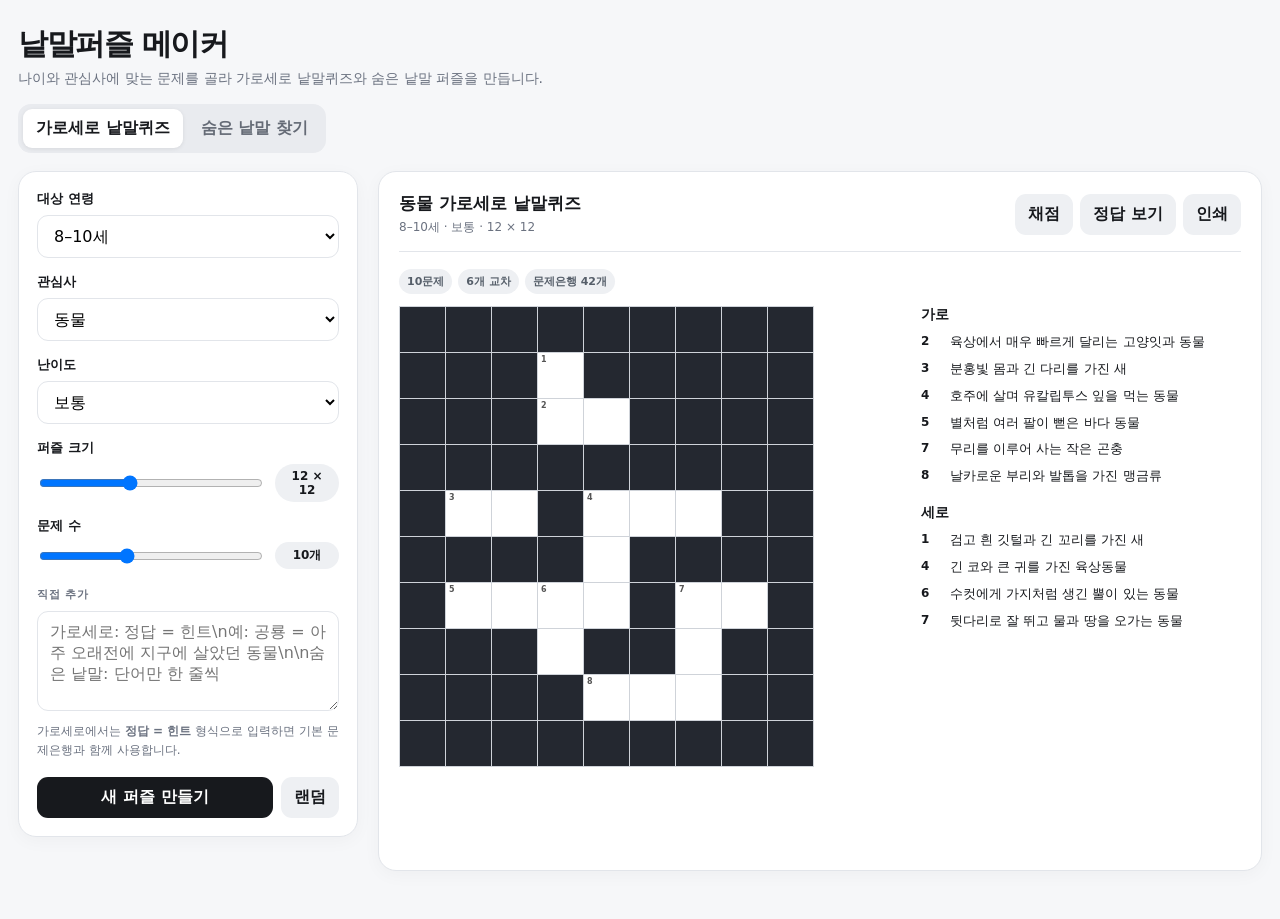
<file: index.html>
<!doctype html>
<html lang="ko">
<head>
<meta charset="utf-8">
<meta name="viewport" content="width=device-width,initial-scale=1">
<title>낱말퍼즐 메이커</title>
<style>
:root{--bg:#f6f7f9;--card:#fff;--text:#17191d;--muted:#6b7280;--line:#e2e5ea;--soft:#eef0f3;--dark:#17191d;--ok:#e6f6e9;--bad:#fff0f0;--reveal:#e9f2ff;--block:#242830}
*{box-sizing:border-box}body{margin:0;background:var(--bg);color:var(--text);font-family:ui-sans-serif,system-ui,-apple-system,"Apple SD Gothic Neo","Noto Sans KR",sans-serif}button,input,select,textarea{font:inherit}
.wrap{max-width:1320px;margin:0 auto;padding:24px 18px 48px}.top{margin-bottom:16px}h1{margin:0 0 5px;font-size:30px;letter-spacing:-.045em}.sub{color:var(--muted);font-size:14px}.tabs{display:flex;width:max-content;max-width:100%;gap:5px;padding:5px;background:#e9ebef;border-radius:13px;margin-bottom:18px}.tab{border:0;background:transparent;color:#656b76;border-radius:9px;padding:9px 13px;font-weight:800;cursor:pointer}.tab.active{background:white;color:var(--text);box-shadow:0 1px 4px rgba(0,0,0,.08)}
.layout{display:grid;grid-template-columns:340px minmax(0,1fr);gap:20px;align-items:start}.card{background:var(--card);border:1px solid var(--line);border-radius:18px;box-shadow:0 4px 18px rgba(0,0,0,.035)}.settings{padding:18px;position:sticky;top:14px}.field{margin-bottom:15px}.field>label{display:block;font-size:13px;font-weight:800;margin-bottom:7px}select,textarea{width:100%;border:1px solid var(--line);border-radius:11px;background:#fff;padding:10px 12px;outline:none}textarea{min-height:100px;resize:vertical}select:focus,textarea:focus{border-color:#969daa;box-shadow:0 0 0 3px rgba(17,24,39,.06)}.rangeRow{display:flex;align-items:center;gap:10px}input[type=range]{width:100%}.badge{min-width:64px;text-align:center;border-radius:999px;background:var(--soft);padding:5px 8px;font-size:12px;font-weight:800}.sectionTitle{margin:18px 0 9px;color:var(--muted);font-size:11px;font-weight:850;letter-spacing:.07em;text-transform:uppercase}.checks{display:grid;grid-template-columns:1fr 1fr;gap:8px}.check{display:flex;align-items:center;gap:7px;border:1px solid var(--line);border-radius:10px;padding:9px 10px;font-size:13px}.helper{font-size:12px;color:var(--muted);line-height:1.55;margin-top:7px}.actions{display:flex;gap:8px;margin-top:18px}.btn{border:0;border-radius:11px;padding:10px 13px;font-weight:800;cursor:pointer}.primary{flex:1;background:var(--dark);color:#fff}.ghost{background:var(--soft);color:var(--text)}.error{display:none;margin-top:12px;border-radius:10px;padding:10px 12px;background:var(--bad);color:#981b1b;font-size:12px}
.main{padding:20px;min-height:700px}.bar{display:flex;align-items:center;justify-content:space-between;gap:12px;border-bottom:1px solid var(--line);padding-bottom:15px;margin-bottom:17px}.barTitle{font-size:17px;font-weight:850}.meta{font-size:12px;color:var(--muted);margin-top:4px}.btns{display:flex;gap:7px;flex-wrap:wrap}.empty{height:520px;display:grid;place-items:center;text-align:center;color:var(--muted)}.empty strong{display:block;color:var(--text);font-size:18px;margin-bottom:7px}.notice{padding:9px 11px;margin-bottom:14px;border-radius:10px;background:#f5f6f8;color:#5d6470;font-size:12px}
.crossLayout{display:grid;grid-template-columns:minmax(0,1fr) 320px;gap:24px;align-items:start}.gridScroll{overflow:auto;padding-bottom:8px}.crossGrid{display:grid;gap:1px;width:max-content;background:#cfd3d9;border:1px solid #cfd3d9}.crossCell{position:relative;width:clamp(31px,4vw,45px);height:clamp(31px,4vw,45px);background:#fff}.crossCell.block{background:var(--block)}.crossCell .num{position:absolute;left:3px;top:2px;font-size:8px;font-weight:900;color:#555;z-index:2}.crossCell input{width:100%;height:100%;border:0;background:transparent;text-align:center;padding:6px 1px 1px;outline:none;font-size:clamp(16px,2.2vw,22px);font-weight:850}.crossCell input:focus{box-shadow:inset 0 0 0 2px #7e8794}.crossCell.correct{background:var(--ok)}.crossCell.wrong{background:var(--bad)}.crossCell.reveal{background:var(--reveal)}.clueSection+.clueSection{margin-top:18px}.clueSection h3{margin:0 0 9px;font-size:14px}.clueList{display:grid;gap:8px}.clue{display:grid;grid-template-columns:24px 1fr;gap:5px;font-size:13px;line-height:1.45}.clue b{font-size:12px}.clue small{color:var(--muted)}.status{font-size:12px;font-weight:800;margin-top:9px}.status.ok{color:#177245}.status.bad{color:#a11}.stats{display:flex;gap:6px;flex-wrap:wrap;margin-bottom:12px}.stat{font-size:11px;font-weight:800;padding:5px 8px;border-radius:999px;background:var(--soft);color:#555e69}
.wsLayout{display:grid;grid-template-columns:minmax(0,1fr) 260px;gap:22px;align-items:start}.wsGrid{display:grid;gap:3px;justify-content:start;touch-action:none;user-select:none}.wsCell{display:flex;align-items:center;justify-content:center;aspect-ratio:1/1;min-width:27px;border:1px solid #d9dde3;border-radius:5px;background:#fff;font-weight:800;cursor:pointer;transition:background .08s,border-color .08s,transform .08s}.wsCell.preview{background:#fff2b8;border-color:#d8b84b;transform:scale(.98)}.wsCell.found{background:#dff3e3;border-color:#8fc99a}.wsCell.answer{background:#dcecff;border-color:#91b8e8}.words{display:flex;flex-wrap:wrap;gap:7px}.word{padding:6px 9px;border-radius:999px;background:var(--soft);font-size:12px;font-weight:800;transition:opacity .12s,background .12s}.word.found{background:#dff3e3;text-decoration:line-through;color:#3a6b44}.wsStatus{font-size:12px;font-weight:800;margin-top:10px}.wsStatus.done{color:#177245}.hidden{display:none!important}
@media(max-width:940px){.layout{grid-template-columns:1fr}.settings{position:static}.crossLayout,.wsLayout{grid-template-columns:1fr}.clues,.wordSide{border-top:1px solid var(--line);padding-top:18px}.main{min-height:600px}}
@media(max-width:540px){.wrap{padding:16px 10px 34px}.settings,.main{padding:14px}.bar{align-items:flex-start;flex-direction:column}.tabs{width:100%}.tab{flex:1;padding:9px 7px}.crossCell{width:31px;height:31px}.crossCell input{font-size:16px}.checks{grid-template-columns:1fr}}
@media print{body{background:#fff}.wrap{max-width:none;padding:0}.settings,.tabs,.top .sub,.bar .btns,.notice,.status,.stats,.wsStatus{display:none!important}.layout{display:block}.card{border:0;box-shadow:none}.main{padding:0}.bar{margin-bottom:14px}.crossLayout{grid-template-columns:1fr 300px}.crossCell{width:31px;height:31px}.crossCell input{font-size:17px}.crossCell.block{background:#222!important;-webkit-print-color-adjust:exact;print-color-adjust:exact}.wsLayout{grid-template-columns:1fr 220px}.wsCell{border-color:#999;border-radius:0}}
</style>
</head>
<body>
<div class="wrap">
  <div class="top"><h1>낱말퍼즐 메이커</h1><div class="sub">나이와 관심사에 맞는 문제를 골라 가로세로 낱말퀴즈와 숨은 낱말 퍼즐을 만듭니다.</div></div>
  <div class="tabs"><button class="tab active" data-mode="crossword">가로세로 낱말퀴즈</button><button class="tab" data-mode="wordsearch">숨은 낱말 찾기</button></div>
  <div class="layout">
    <aside class="card settings">
      <div class="field"><label for="age">대상 연령</label><select id="age"><option value="5-7">5–7세</option><option value="8-10" selected>8–10세</option><option value="11-13">11–13세</option><option value="14-17">14–17세</option><option value="adult">성인</option></select></div>
      <div class="field"><label for="theme">관심사</label><select id="theme"><option value="animals" selected>동물</option><option value="food">음식</option><option value="nature">자연</option><option value="space">우주</option><option value="sports">스포츠</option><option value="tech">과학·기술</option><option value="mixed">여러 주제 섞기</option></select></div>
      <div class="field"><label for="difficulty">난이도</label><select id="difficulty"><option value="easy">쉬움</option><option value="normal" selected>보통</option><option value="hard">어려움</option></select></div>
      <div class="field"><label for="size">퍼즐 크기</label><div class="rangeRow"><input id="size" type="range" min="8" max="18" value="12"><span id="sizeBadge" class="badge">12 × 12</span></div></div>
      <div class="field"><label for="wordCount">문제 수</label><div class="rangeRow"><input id="wordCount" type="range" min="5" max="18" value="10"><span id="countBadge" class="badge">10개</span></div></div>
      <div id="wsOptions" class="hidden"><div class="sectionTitle">숨은 낱말 배치</div><div class="checks"><label class="check"><input id="diagonal" type="checkbox" checked> 대각선</label><label class="check"><input id="reverse" type="checkbox"> 거꾸로</label></div></div>
      <div class="sectionTitle">직접 추가</div>
      <div class="field"><textarea id="custom" placeholder="가로세로: 정답 = 힌트\n예: 공룡 = 아주 오래전에 지구에 살았던 동물\n\n숨은 낱말: 단어만 한 줄씩"></textarea><div id="customHint" class="helper">가로세로에서는 <b>정답 = 힌트</b> 형식으로 입력하면 기본 문제은행과 함께 사용합니다.</div></div>
      <div class="actions"><button id="generate" class="btn primary">새 퍼즐 만들기</button><button id="randomize" class="btn ghost">랜덤</button></div><div id="error" class="error"></div>
    </aside>
    <main class="card main">
      <div class="bar"><div><div id="title" class="barTitle">동물 가로세로 낱말퀴즈</div><div id="meta" class="meta"></div></div><div class="btns"><button id="check" class="btn ghost">채점</button><button id="answer" class="btn ghost">정답 보기</button><button id="print" class="btn ghost">인쇄</button></div></div>
      <div id="content" class="empty"><div><strong>퍼즐을 만들고 있습니다.</strong></div></div>
    </main>
  </div>
</div>
<script>
const BANK={
animals:[["고양이","야옹 하고 울며 수염이 있는 대표적인 반려동물",1],["강아지","멍멍 하고 짖는 대표적인 반려동물",1],["토끼","긴 귀와 짧은 꼬리가 특징인 동물",1],["사자","수컷의 갈기가 유명한 큰 고양잇과 동물",1],["호랑이","몸에 검은 줄무늬가 있는 큰 고양잇과 동물",1],["코끼리","긴 코와 큰 귀를 가진 육상동물",1],["기린","목이 아주 긴 초식동물",1],["판다","대나무를 즐겨 먹는 흑백 무늬 동물",1],["여우","뾰족한 귀와 풍성한 꼬리가 특징인 동물",1],["사슴","수컷에게 가지처럼 생긴 뿔이 있는 동물",1],["하마","강이나 호수에서 많은 시간을 보내는 큰 동물",2],["얼룩말","검고 흰 줄무늬가 있는 말과 동물",1],["펭귄","날지는 못하지만 헤엄을 잘 치는 새",1],["돌고래","초음파를 이용해 주변을 파악하는 해양 포유류",2],["고래","바다에 사는 매우 큰 포유류",1],["부엉이","큰 눈을 가지고 주로 밤에 활동하는 새",2],["독수리","날카로운 부리와 발톱을 가진 맹금류",2],["다람쥐","도토리 같은 열매를 먹고 나무를 잘 타는 동물",1],["치타","육상에서 매우 빠르게 달리는 고양잇과 동물",2],["코알라","호주에 살며 유칼립투스 잎을 먹는 동물",2],["캥거루","배에 새끼주머니가 있고 뒷다리로 뛰는 동물",2],["두더지","땅속에 굴을 파고 사는 작은 포유류",2],["도마뱀","비늘이 있고 네 다리로 기어 다니는 파충류",2],["해파리","젤리처럼 부드러운 몸으로 바다를 떠다니는 동물",2],["불가사리","별처럼 여러 팔이 뻗은 바다 동물",2],["문어","여덟 개의 팔을 가진 바다 동물",1],["오징어","열 개의 다리를 가진 연체동물",2],["거북이","단단한 등딱지를 가진 파충류",1],["악어","긴 주둥이와 강한 턱을 가진 물가의 파충류",2],["개구리","뒷다리로 잘 뛰고 물과 땅을 오가는 동물",1],["나비","날개에 다양한 무늬가 있는 곤충",1],["잠자리","길쭉한 몸과 투명한 날개를 가진 곤충",1],["무당벌레","등에 검은 점이 있는 작은 딱정벌레",2],["개미","무리를 이루어 사는 작은 곤충",1],["꿀벌","꽃에서 꿀과 꽃가루를 모으는 곤충",1],["참새","도시에서도 흔히 볼 수 있는 작은 새",1],["비둘기","도시 광장에서 자주 볼 수 있는 새",1],["까치","검고 흰 깃털과 긴 꼬리를 가진 새",1],["공작","수컷의 화려한 꼬리깃이 유명한 새",2],["홍학","분홍빛 몸과 긴 다리를 가진 새",2],["낙타","등에 혹이 있고 건조한 지역에 적응한 동물",2],["북극곰","북극 지역에 사는 흰 털의 큰 곰",2],["바다표범","지느러미 모양의 팔다리로 헤엄치는 해양 포유류",3],["침팬지","사람과 가까운 유인원 가운데 하나",3],["오랑우탄","긴 팔과 붉은빛 털이 특징인 유인원",3],["양서류","생활사의 일부를 물에서 보내는 척추동물 무리",4],["파충류","비늘로 덮인 피부를 가진 척추동물 무리",4],["포유류","새끼에게 젖을 먹이는 척추동물 무리",4],["초식동물","주로 식물을 먹는 동물",3],["육식동물","주로 다른 동물을 먹는 동물",3],["먹이사슬","생물이 먹고 먹히며 이어지는 관계",4],["생태계","생물과 주변 환경이 서로 영향을 주고받는 체계",4]],
food:[["김밥","김 위에 밥과 여러 재료를 올려 말아 만든 음식",1],["떡볶이","떡을 매콤달콤한 양념에 볶아 만든 음식",1],["라면","면과 수프를 물에 끓여 먹는 간편한 음식",1],["비빔밥","밥에 나물과 고추장 등을 넣어 비벼 먹는 음식",2],["불고기","얇게 썬 고기를 양념해 구워 먹는 한국 음식",2],["잡채","당면과 채소 등을 함께 볶아 만드는 음식",2],["만두","얇은 피 안에 고기나 채소 소를 넣어 빚은 음식",1],["김치","배추나 무를 양념해 발효시킨 한국의 대표 음식",1],["피자","납작한 반죽 위에 치즈와 토핑을 올려 굽는 음식",1],["파스타","밀가루로 만든 면을 소스와 함께 먹는 음식",2],["햄버거","둥근 빵 사이에 패티와 채소를 넣은 음식",1],["초밥","식초로 간한 밥에 생선 등을 올린 음식",2],["우동","굵은 밀가루 면을 국물에 넣어 먹는 음식",1],["카레","향신료를 섞은 소스를 밥이나 빵과 먹는 음식",1],["수박","겉은 초록색이고 속은 붉은 여름 과일",1],["딸기","작고 붉으며 겉에 씨가 보이는 과일",1],["포도","작은 알이 송이로 달리는 과일",1],["사과","둥글고 아삭한 식감이 나는 대표적인 과일",1],["복숭아","표면에 잔털이 있고 달콤한 여름 과일",1],["바나나","노란 껍질을 벗겨 먹는 길쭉한 과일",1],["오렌지","주황색 껍질과 새콤달콤한 과육을 가진 과일",1],["레몬","노랗고 신맛이 강한 감귤류 과일",1],["참외","노란 껍질에 흰 줄이 있는 여름 과일",1],["귤","겨울철에 많이 먹는 작은 감귤류 과일",1],["토마토","붉게 익고 샐러드나 요리에 널리 쓰이는 열매",1],["감자","땅속줄기를 먹는 대표적인 작물",1],["고구마","달콤한 맛이 나는 뿌리 작물",1],["당근","주황색 뿌리를 먹는 채소",1],["양파","겹겹이 싸인 둥근 비늘줄기를 먹는 채소",1],["배추","김치를 담글 때 많이 쓰는 잎채소",1],["시금치","초록 잎을 먹는 대표적인 채소",1],["브로콜리","초록색 꽃봉오리 부분을 먹는 채소",2],["치즈","우유를 응고하고 숙성해 만드는 식품",2],["요거트","우유를 유산균으로 발효해 만든 식품",2],["두부","콩물을 굳혀 만든 부드러운 식품",1],["된장","콩을 발효해 만든 한국의 장류",2],["간장","콩 등을 발효해 만든 짠 액체 양념",2],["식초","신맛이 나며 산미를 더하는 발효 조미료",2],["올리브유","올리브 열매에서 얻는 식용 기름",2],["단백질","근육과 조직을 만드는 데 중요한 영양소",3],["지방","에너지를 저장하고 세포 구성에 쓰이는 영양소",3],["비타민","몸의 여러 기능을 돕는 필수 미량 영양소",3],["탄수화물","몸이 주로 에너지원으로 사용하는 영양소",3],["발효","미생물의 작용으로 식품 성분이 바뀌는 과정",4],["숙성","시간을 두어 음식의 맛과 향이 깊어지게 하는 과정",4]],
nature:[["나무","줄기와 가지가 있고 여러 해 자라는 식물",1],["꽃","식물의 번식 기관으로 여러 색과 향을 가진 부분",1],["바람","공기가 이동하는 현상",1],["구름","작은 물방울이나 얼음 알갱이가 공중에 모인 것",1],["햇빛","태양에서 지구로 오는 빛",1],["바다","지구 표면의 큰 부분을 덮고 있는 짠물",1],["강물","육지를 따라 낮은 곳으로 흐르는 물",1],["호수","육지로 둘러싸인 큰 물웅덩이",1],["폭포","높은 곳에서 아래로 떨어지는 물줄기",1],["산맥","여러 산이 길게 이어져 있는 지형",2],["계곡","산과 산 사이 낮고 길게 파인 지형",2],["숲","나무가 빽빽하게 모여 자라는 곳",1],["들판","넓고 평평하게 트인 땅",1],["무지개","빛이 물방울에서 굴절과 반사를 거쳐 보이는 여러 색의 띠",2],["번개","구름 속 전하가 방전되며 강한 빛이 나는 현상",2],["천둥","번개로 공기가 급격히 팽창하며 나는 큰 소리",2],["소나기","갑자기 세게 내렸다가 비교적 빨리 그치는 비",1],["눈송이","하늘에서 떨어지는 눈 결정이 뭉친 것",1],["모래","아주 작은 암석 알갱이",1],["파도","바다 표면에서 물이 출렁이며 움직이는 현상",1],["섬","사방이 물로 둘러싸인 육지",1],["화산","지하의 마그마가 지표 밖으로 나오는 지형",2],["빙하","오랜 시간 쌓인 눈이 압축되어 만들어진 거대한 얼음",3],["사막","비가 매우 적게 내려 건조한 지역",2],["습지","물이 늘 있거나 자주 차는 땅",3],["해변","바다와 육지가 맞닿은 곳",1],["단풍","가을에 잎의 색이 붉거나 노랗게 변하는 현상",1],["민들레","노란 꽃이 피고 씨앗이 솜털처럼 날리는 식물",1],["진달래","봄에 분홍빛 꽃이 피는 대표적인 산꽃",2],["소나무","사계절 푸른 바늘 모양 잎을 가진 나무",1],["은행나무","가을에 부채 모양 잎이 노랗게 물드는 나무",2],["대나무","속이 비고 마디가 뚜렷하며 빠르게 자라는 식물",2],["이슬","공기 중 수증기가 차가운 표면에 맺힌 작은 물방울",2],["서리","수증기가 차가운 물체에 얼어붙어 생긴 흰 결정",3],["안개","지면 가까이에 작은 물방울이 떠 있는 현상",2],["태풍","열대 바다에서 발달하는 강한 저기압",3],["장마","여름철 여러 날 비가 이어지는 시기",2],["기후","한 지역에서 오랜 기간 나타나는 평균적인 날씨 특성",3],["날씨","특정 시각과 장소에서 나타나는 대기의 상태",2],["증발","액체가 기체로 변하는 현상",3],["응결","기체 상태의 수증기가 액체 물방울로 변하는 현상",3],["광합성","식물이 빛 에너지를 이용해 양분을 만드는 과정",4],["침식","물이나 바람이 지표를 깎아 내는 현상",4],["퇴적","운반된 흙이나 모래가 쌓이는 현상",4],["생태계","생물과 비생물 환경이 서로 관계를 맺는 체계",4]],
space:[["태양","지구에 빛과 열을 주는 별",1],["달","지구 주위를 도는 자연위성",1],["지구","우리가 살고 있는 행성",1],["화성","붉게 보여 붉은 행성이라고도 불리는 행성",2],["목성","태양계에서 가장 큰 행성",2],["토성","뚜렷한 고리로 유명한 행성",1],["금성","지구와 크기가 비슷하고 매우 뜨거운 행성",2],["수성","태양에서 가장 가까운 행성",2],["천왕성","자전축이 크게 기울어진 태양계 행성",3],["해왕성","태양계 행성 중 태양에서 가장 멀리 있는 행성",3],["은하","수많은 별과 가스와 먼지가 중력으로 모인 거대한 집단",3],["은하수","지구에서 띠처럼 보이는 우리 은하의 모습",2],["별자리","밤하늘의 별을 이어 특정 모양으로 본 것",1],["혜성","태양에 가까워지면 긴 꼬리가 보이기도 하는 천체",2],["운석","우주에서 날아와 지표에 떨어진 암석 조각",2],["유성","대기권에 들어온 작은 천체가 빛을 내며 타는 현상",2],["소행성","태양 주위를 도는 비교적 작은 암석질 천체",3],["우주선","우주 공간을 비행하도록 만든 탈것",1],["위성","행성 등 다른 천체 주위를 도는 천체",2],["인공위성","사람이 만들어 행성 주위를 돌게 한 장치",2],["로켓","연료를 분사해 추진력을 얻는 비행체",1],["우주인","우주 비행을 위해 훈련받은 사람",1],["우주복","우주인이 우주 환경에서 몸을 보호하려 입는 옷",1],["우주정거장","우주인이 장기간 머물며 연구하는 궤도 시설",3],["블랙홀","빛조차 빠져나오기 어려울 만큼 중력이 강한 천체",4],["중력","질량을 가진 물체들이 서로 끌어당기는 힘",3],["궤도","천체나 인공위성이 다른 물체 주위를 도는 길",3],["망원경","멀리 있는 천체를 관측하는 장치",2],["천문대","천체를 전문적으로 관측하는 시설",2],["자전","천체가 자기 축을 중심으로 도는 운동",3],["공전","천체가 다른 천체 주위를 도는 운동",3],["일식","달이 태양을 가려 태양이 일부 또는 전부 보이지 않는 현상",3],["월식","지구의 그림자에 달이 들어가는 현상",3],["초신성","별이 진화의 마지막 단계에서 매우 밝게 폭발하는 현상",5],["성운","우주 공간에 가스와 먼지가 모여 있는 구름 같은 천체",4],["광년","빛이 진공에서 1년 동안 이동하는 거리",4],["태양계","태양과 그 주위를 도는 여러 천체로 이루어진 체계",2]],
sports:[["축구","발로 공을 차 상대 골문에 넣는 경기",1],["야구","방망이로 공을 치고 베이스를 돌아 점수를 내는 경기",1],["농구","공을 상대편 바스켓에 넣어 점수를 얻는 경기",1],["배구","네트를 사이에 두고 공을 손으로 넘기는 경기",1],["테니스","라켓으로 공을 쳐 네트 너머로 보내는 경기",1],["골프","클럽으로 공을 쳐 적은 타수로 홀에 넣는 경기",2],["수영","물속에서 몸을 움직여 속도나 기술을 겨루는 운동",1],["양궁","활로 화살을 쏘아 과녁을 맞히는 경기",2],["펜싱","검을 사용해 상대와 겨루는 경기",3],["탁구","작은 라켓으로 가벼운 공을 탁자 위에서 주고받는 경기",1],["배드민턴","라켓으로 셔틀콕을 네트 너머로 넘기는 경기",2],["태권도","발차기와 주먹 기술을 사용하는 한국 무술",2],["유도","상대를 메치거나 굳혀 승부하는 무도",2],["씨름","샅바를 잡고 상대를 넘어뜨리는 한국 전통 경기",2],["스키","눈 위에서 긴 판을 신고 미끄러지는 운동",1],["스케이트","빙판 위에서 날이 달린 신발로 미끄러지는 운동",1],["서핑","보드를 타고 파도를 이용해 움직이는 운동",2],["마라톤","42.195킬로미터를 달리는 장거리 육상 경기",3],["체조","맨몸이나 기구로 유연성과 균형과 힘을 겨루는 운동",2],["사이클","자전거로 속도나 기록을 겨루는 경기",2],["클라이밍","인공 벽이나 암벽을 오르는 운동",2],["볼링","공을 굴려 핀을 쓰러뜨리는 경기",1],["럭비","타원형 공을 들고 달리거나 차며 겨루는 경기",2],["하키","스틱으로 공이나 퍽을 쳐 골을 넣는 경기",2],["승마","말을 타고 기술과 속도 등을 겨루는 운동",2],["다이빙","높은 곳에서 물로 뛰어들며 동작을 겨루는 경기",2],["역도","바벨을 들어 올린 무게를 겨루는 경기",2],["레슬링","상대를 잡고 넘어뜨리거나 눌러 겨루는 경기",2],["복싱","글러브를 끼고 주먹으로 겨루는 경기",2],["철인삼종","수영과 사이클과 달리기를 연달아 하는 경기",4],["계주","여러 선수가 차례로 이어 달리는 경기",2],["허들","장애물을 뛰어넘으며 달리는 육상 경기",2],["패스","팀 동료에게 공을 전달하는 동작",1],["드리블","공을 몰거나 튀기며 이동하는 기술",2],["슛","골이나 바스켓을 향해 공을 보내는 동작",1],["홈런","야구에서 타자가 모든 베이스를 돌아 득점할 수 있는 타구",2],["삼진","야구에서 타자가 스트라이크 세 번으로 아웃되는 것",2],["오프사이드","축구에서 공격 위치에 관한 대표적인 반칙 규칙",4],["연장전","정규 경기에서 승부가 나지 않을 때 추가로 하는 경기",3]],
tech:[["로봇","센서와 프로그램 등을 이용해 자동으로 동작하는 기계",1],["컴퓨터","정보를 입력받아 계산하고 처리하는 전자 장치",1],["코딩","컴퓨터가 수행할 명령을 프로그램 언어로 작성하는 일",2],["인공지능","컴퓨터가 학습과 추론 같은 작업을 수행하게 하는 기술",3],["반도체","전기가 흐르는 정도를 조절할 수 있는 물질과 소자",3],["배터리","화학 에너지를 전기 에너지로 바꾸어 저장하는 장치",2],["센서","빛이나 온도나 압력 같은 물리량을 감지하는 장치",2],["드론","사람이 타지 않고 원격 또는 자동으로 비행하는 항공기",2],["레이저","한 방향으로 잘 정렬된 성질을 가진 빛",3],["인터넷","전 세계의 컴퓨터 네트워크를 연결한 통신망",2],["알고리즘","문제를 해결하기 위한 명확한 절차와 규칙의 순서",4],["데이터","관찰이나 측정 등으로 얻어 저장한 정보",2],["회로","전류가 흐르도록 전기 부품을 연결한 길",2],["전기","전하의 이동과 관련된 에너지 현상",2],["자석","철 같은 물질을 끌어당기는 성질이 있는 물체",1],["원자","화학적 성질을 유지하는 물질의 기본 단위",3],["분자","둘 이상의 원자가 결합해 이루는 입자",3],["현미경","아주 작은 물체를 확대해 관찰하는 장치",2],["망원경","멀리 있는 물체나 천체를 확대해 관찰하는 장치",2],["실험","가설이나 현상을 확인하기 위해 조건을 정해 관찰하는 과정",2],["에너지","일을 할 수 있는 능력을 나타내는 물리량",3],["자동화","반복 작업을 기계나 소프트웨어가 수행하게 하는 것",3],["소프트웨어","컴퓨터에서 실행되는 프로그램과 관련 자료",3],["하드웨어","컴퓨터를 이루는 실제 물리 장치",3],["가상현실","컴퓨터로 만든 환경을 실제처럼 경험하게 하는 기술",3],["증강현실","현실 화면 위에 디지털 정보를 겹쳐 보여주는 기술",3],["디지털트윈","현실의 대상이나 공정을 디지털 공간에 모델로 구현하는 기술",5],["클라우드","인터넷을 통해 서버와 저장공간 등을 사용하는 방식",3],["서버","네트워크를 통해 다른 컴퓨터에 서비스나 데이터를 제공하는 컴퓨터",3],["네트워크","여러 컴퓨터와 장치를 연결해 정보를 주고받는 구조",3],["와이파이","무선으로 기기를 네트워크에 연결하는 기술",1],["블루투스","가까운 거리에서 기기끼리 무선 통신하는 기술",2],["키보드","글자와 명령을 컴퓨터에 입력하는 장치",1],["마우스","화면의 포인터를 움직여 컴퓨터를 조작하는 장치",1],["모니터","컴퓨터의 영상 정보를 화면에 보여주는 장치",1],["메모리","컴퓨터가 데이터와 명령을 저장하는 장치",2],["프로세서","명령을 계산하고 처리하는 컴퓨터의 핵심 장치",3],["픽셀","디지털 화면이나 이미지의 가장 작은 점 단위",2],["해상도","화면이나 이미지가 얼마나 세밀하게 표현되는지를 나타내는 정도",3],["암호화","정보를 허가된 사람만 읽을 수 있게 변환하는 기술",4],["비밀번호","사용자 본인을 확인하거나 접근을 보호하는 문자열",1],["데이터베이스","여러 데이터를 체계적으로 저장하고 관리하는 시스템",4],["프로그래밍","컴퓨터 프로그램을 설계하고 작성하는 활동",3],["머신러닝","데이터에서 패턴을 학습하도록 만드는 인공지능 기법",5],["신경망","뇌의 신경 연결에서 아이디어를 얻은 계산 모델",5]]};
const LABELS={animals:"동물",food:"음식",nature:"자연",space:"우주",sports:"스포츠",tech:"과학·기술",mixed:"여러 주제"};
const AGE={"5-7":{label:"5–7세",level:1,maxLen:4,base:7},"8-10":{label:"8–10세",level:2,maxLen:6,base:10},"11-13":{label:"11–13세",level:3,maxLen:8,base:12},"14-17":{label:"14–17세",level:4,maxLen:10,base:14},adult:{label:"성인",level:5,maxLen:12,base:16}};
const FILL=[..."가나다라마바사아자차카타파하거너더러머버서어저처커터퍼허고노도로모보소오조초코토포호구누두루무부수우주추쿠투푸후기니디리미비시이지치키티피히개내대래매배새애재채캐태패해"];
const $=id=>document.getElementById(id);let mode="crossword",last=null,revealed=false,wsDrag=null;
function shuffle(a){const x=[...a];for(let i=x.length-1;i>0;i--){const j=Math.floor(Math.random()*(i+1));[x[i],x[j]]=[x[j],x[i]]}return x}
function escapeHtml(s){return String(s).replace(/[&<>"']/g,m=>({"&":"&amp;","<":"&lt;",">":"&gt;",'"':"&quot;","'":"&#039;"}[m]))}
function parseLines(){return $("custom").value.split(/\n+/).map(s=>s.trim()).filter(Boolean)}
function customEntries(){return parseLines().map(line=>{const p=line.split(/\s*[=:：]\s*/);if(p.length<2)return null;const answer=p.shift().replace(/\s+/g,"");const clue=p.join(" ").trim();return answer.length>=2&&clue?{answer,clue,level:1,custom:true}:null}).filter(Boolean)}
function customWords(){return parseLines().map(s=>s.split(/\s*[=:：]\s*/)[0].replace(/\s+/g,"")).filter(w=>w.length>=2)}
function rawPool(theme){let rows=[];if(theme==="mixed")Object.values(BANK).forEach(a=>rows.push(...a));else rows=BANK[theme]||[];return rows.map(([answer,clue,level])=>({answer,clue,level}))}
function uniqueEntries(list){const m=new Map();for(const x of list)if(x.answer&&!m.has(x.answer))m.set(x.answer,x);return [...m.values()]}
function entryPool(){const age=AGE[$("age").value],diff=$("difficulty").value,size=+$('size').value;const targetLevel=Math.min(5,age.level+(diff==="hard"?1:diff==="easy"?-1:0));let pool=rawPool($("theme").value).filter(x=>x.answer.length<=Math.min(age.maxLen,size)&&x.level<=Math.max(1,targetLevel));if(pool.length<+$('wordCount').value*2)pool=rawPool($("theme").value).filter(x=>x.answer.length<=Math.min(age.maxLen+2,size)&&x.level<=Math.min(5,targetLevel+1));return uniqueEntries([...customEntries(),...pool])}
function emptyBoard(n){return Array.from({length:n},()=>Array(n).fill(null))}
function shareCount(a,b){const A=new Set([...a]),B=new Set([...b]);let n=0;for(const c of A)if(B.has(c))n++;return n}
function connectivity(entry,pool){let s=0;for(const x of pool)if(x!==entry)s+=shareCount(entry.answer,x.answer);return s}
function canPlace(board,entry,row,col,dir,mustCross){const word=entry.answer,n=board.length,dr=dir==="down"?1:0,dc=dir==="across"?1:0;const er=row+dr*(word.length-1),ec=col+dc*(word.length-1);if(row<0||col<0||er<0||ec<0||er>=n||ec>=n)return null;const br=row-dr,bc=col-dc,ar=er+dr,ac=ec+dc;if(br>=0&&bc>=0&&br<n&&bc<n&&board[br][bc])return null;if(ar>=0&&ac>=0&&ar<n&&ac<n&&board[ar][ac])return null;let crosses=0;for(let i=0;i<word.length;i++){const r=row+dr*i,c=col+dc*i,cell=board[r][c];if(cell){if(cell.letter!==word[i]||cell.dirs.has(dir))return null;crosses++;continue}if(dir==="across"){if((r>0&&board[r-1][c])||(r<n-1&&board[r+1][c]))return null}else{if((c>0&&board[r][c-1])||(c<n-1&&board[r][c+1]))return null}}if(mustCross&&crosses===0)return null;return crosses}
function doPlace(board,entry,row,col,dir,id){const dr=dir==="down"?1:0,dc=dir==="across"?1:0;for(let i=0;i<entry.answer.length;i++){const r=row+dr*i,c=col+dc*i;if(!board[r][c])board[r][c]={letter:entry.answer[i],dirs:new Set(),owners:[]};board[r][c].dirs.add(dir);board[r][c].owners.push(id)}return{id,entry,row,col,dir}}
function seedPuzzle(entries,size,attempt){const ranked=shuffle(entries).sort((a,b)=>(connectivity(b,entries)+Math.random()*2)-(connectivity(a,entries)+Math.random()*2)).slice(0,Math.min(entries.length,28));const dirs=attempt%2?["down","across"]:["across","down"];for(const first of ranked){for(const second of ranked){if(first===second)continue;for(let i=0;i<first.answer.length;i++){for(let j=0;j<second.answer.length;j++){if(first.answer[i]!==second.answer[j])continue;for(const firstDir of dirs){const secondDir=firstDir==="across"?"down":"across",board=emptyBoard(size);let row,col,sr,sc;if(firstDir==="across"){row=Math.floor(size/2);col=Math.max(0,Math.floor((size-first.answer.length)/2));const ir=row,ic=col+i;sr=ir-j;sc=ic}else{row=Math.max(0,Math.floor((size-first.answer.length)/2));col=Math.floor(size/2);const ir=row+i,ic=col;sr=ir;sc=ic-j}if(canPlace(board,first,row,col,firstDir,false)===null)continue;const w1=doPlace(board,first,row,col,firstDir,"w0");if(canPlace(board,second,sr,sc,secondDir,true)===null)continue;const w2=doPlace(board,second,sr,sc,secondDir,"w1");return{board,words:[w1,w2],used:new Set([first,second])}}}}}}return null}
function crossingPositions(board,entry){const out=[],n=board.length,mid=(n-1)/2;for(let wi=0;wi<entry.answer.length;wi++){const ch=entry.answer[wi];for(let r=0;r<n;r++)for(let c=0;c<n;c++){if(board[r][c]?.letter!==ch)continue;for(const dir of ["across","down"]){const row=r-(dir==="down"?wi:0),col=c-(dir==="across"?wi:0),cross=canPlace(board,entry,row,col,dir,true);if(cross===null)continue;const wr=row+(dir==="down"?(entry.answer.length-1)/2:0),wc=col+(dir==="across"?(entry.answer.length-1)/2:0),dist=Math.abs(wr-mid)+Math.abs(wc-mid);out.push({row,col,dir,cross,score:cross*120-dist*2})}}}return out}
function freePositions(board,entry){const out=[],n=board.length,mid=(n-1)/2;for(const dir of ["across","down"]){for(let r=0;r<n;r++)for(let c=0;c<n;c++){const cross=canPlace(board,entry,r,c,dir,false);if(cross!==0)continue;const wr=r+(dir==="down"?(entry.answer.length-1)/2:0),wc=c+(dir==="across"?(entry.answer.length-1)/2:0),dist=Math.abs(wr-mid)+Math.abs(wc-mid);out.push({row:r,col:c,dir,cross:0,score:-dist})}}return out}
function bounds(board){let minR=999,minC=999,maxR=-1,maxC=-1;for(let r=0;r<board.length;r++)for(let c=0;c<board.length;c++)if(board[r][c]){minR=Math.min(minR,r);minC=Math.min(minC,c);maxR=Math.max(maxR,r);maxC=Math.max(maxC,c)}return maxR<0?null:{minR,minC,maxR,maxC,area:(maxR-minR+1)*(maxC-minC+1)}}
function buildCrossword(entries,size,wanted){let best=null;const usable=entries.filter(e=>e.answer.length<=size);if(usable.length<2)return null;for(let attempt=0;attempt<220;attempt++){const seed=seedPuzzle(usable,size,attempt);if(!seed)break;const board=seed.board,words=seed.words;let remaining=shuffle(usable.filter(x=>!seed.used.has(x)));let stalled=0;while(words.length<wanted&&remaining.length&&stalled<10){let choice=null;for(const entry of remaining){const ps=crossingPositions(board,entry);if(!ps.length)continue;ps.sort((a,b)=>b.score-a.score);const p=ps[0],score=p.score+connectivity(entry,remaining)*3+Math.random()*12;if(!choice||score>choice.score)choice={entry,p,score}}if(!choice){stalled++;const candidates=remaining.map(entry=>{const ps=freePositions(board,entry);if(!ps.length)return null;ps.sort((a,b)=>b.score-a.score);return{entry,p:ps[0],score:ps[0].score+Math.random()*3}}).filter(Boolean).sort((a,b)=>b.score-a.score);choice=candidates[0]||null}if(!choice)break;words.push(doPlace(board,choice.entry,choice.p.row,choice.p.col,choice.p.dir,"w"+words.length));remaining=remaining.filter(x=>x!==choice.entry)}const intersections=board.flat().filter(c=>c&&c.owners.length>1).length;if(intersections<1)continue;const b=bounds(board),area=b?b.area:size*size,quality=words.length*10000+intersections*300-area*3;if(!best||quality>best.quality)best={board,words,intersections,quality,bounds:b};if(words.length>=wanted&&intersections>=Math.max(2,Math.floor(wanted*.4)))break}if(!best)return null;numberWords(best);return cropPuzzle(best)}
function numberWords(p){const starts=new Map();for(const w of p.words){const k=w.row+","+w.col;if(!starts.has(k))starts.set(k,[]);starts.get(k).push(w)}const ordered=[...starts.entries()].sort((a,b)=>{const A=a[0].split(',').map(Number),B=b[0].split(',').map(Number);return A[0]-B[0]||A[1]-B[1]});let n=1;for(const[,ws]of ordered){ws.forEach(w=>w.number=n);n++}}
function cropPuzzle(p){const b=p.bounds||bounds(p.board);if(!b)return p;const pad=1,minR=Math.max(0,b.minR-pad),minC=Math.max(0,b.minC-pad),maxR=Math.min(p.board.length-1,b.maxR+pad),maxC=Math.min(p.board.length-1,b.maxC+pad);const board=[];for(let r=minR;r<=maxR;r++)board.push(p.board[r].slice(minC,maxC+1));const words=p.words.map(w=>({...w,row:w.row-minR,col:w.col-minC}));return{...p,board,words,bounds:{minR:0,minC:0,maxR:board.length-1,maxC:board[0].length-1,area:board.length*board[0].length}}}
function renderCrossword(p){revealed=false;const showLen=$("difficulty").value==="easy";let html=`<div class="stats"><span class="stat">${p.words.length}문제</span><span class="stat">${p.intersections}개 교차</span><span class="stat">문제은행 ${entryPool().length}개</span></div><div class="crossLayout"><div><div class="gridScroll"><div class="crossGrid" style="grid-template-columns:repeat(${p.board[0].length},auto)">`;const starts=new Map(p.words.map(w=>[w.row+","+w.col,w.number]));for(let r=0;r<p.board.length;r++)for(let c=0;c<p.board[r].length;c++){const cell=p.board[r][c];if(!cell){html+=`<div class="crossCell block"></div>`;continue}const num=starts.get(r+","+c);html+=`<div class="crossCell" data-answer="${cell.letter}">${num?`<span class="num">${num}</span>`:""}<input maxlength="1" autocomplete="off" autocapitalize="off" aria-label="낱말 칸"></div>`}html+=`</div></div><div id="status" class="status"></div></div><aside class="clues">`;for(const dir of ["across","down"]){const ws=p.words.filter(w=>w.dir===dir).sort((a,b)=>a.number-b.number);html+=`<section class="clueSection"><h3>${dir==="across"?"가로":"세로"}</h3><div class="clueList">`;for(const w of ws)html+=`<div class="clue"><b>${w.number}</b><span>${escapeHtml(w.entry.clue)}${showLen?` <small>(${w.entry.answer.length}글자)</small>`:""}</span></div>`;html+=`</div></section>`}html+=`</aside></div>`;$("content").className="";$("content").innerHTML=html;bindInputs();$("check").classList.remove("hidden")}
function bindInputs(){const inputs=[...document.querySelectorAll('.crossCell input')];for(const input of inputs){input.addEventListener('input',()=>{const chars=[...input.value.trim()];input.value=chars.at(-1)||"";input.closest('.crossCell').classList.remove('correct','wrong')});input.addEventListener('keydown',e=>{if(e.key==='Backspace'&&!input.value){const i=inputs.indexOf(input);if(i>0)inputs[i-1].focus()}})}}
function checkCrossword(){if(!last||last.mode!=="crossword")return;let total=0,filled=0,correct=0;document.querySelectorAll('.crossCell[data-answer]').forEach(cell=>{total++;const input=cell.querySelector('input'),v=input.value.trim();cell.classList.remove('correct','wrong');if(v){filled++;if(v===cell.dataset.answer){correct++;cell.classList.add('correct')}else cell.classList.add('wrong')}});const s=$("status");if(correct===total&&filled===total){s.className='status ok';s.textContent='전부 맞았습니다!'}else{s.className='status '+(filled?'bad':'');s.textContent=`${correct}/${total}칸 정답 · ${filled}/${total}칸 입력`}}
function toggleAnswer(){if(!last)return;revealed=!revealed;if(last.mode==="crossword"){document.querySelectorAll('.crossCell[data-answer]').forEach(cell=>{const input=cell.querySelector('input');cell.classList.remove('correct','wrong');if(revealed){input.dataset.prev=input.value;input.value=cell.dataset.answer;cell.classList.add('reveal')}else{input.value=input.dataset.prev||"";cell.classList.remove('reveal')}})}else renderWordSearch(last.puzzle,revealed);$("answer").textContent=revealed?'정답 숨기기':'정답 보기'}
function wsWords(){const age=AGE[$("age").value],size=+$('size').value,count=+$('wordCount').value;let words=entryPool().map(e=>e.answer).concat(customWords());words=[...new Set(words)].filter(w=>w.length>=2&&w.length<=Math.min(size,age.maxLen+2));return shuffle(words).slice(0,count)}
function buildWordSearch(words,size,diag,rev){const grid=Array.from({length:size},()=>Array(size).fill(null)),placed=[];let dirs=[[0,1],[1,0]];if(diag)dirs.push([1,1],[1,-1]);if(rev)dirs=dirs.concat(dirs.map(([r,c])=>[-r,-c]));for(const word of [...words].sort((a,b)=>b.length-a.length)){let ok=false;for(let t=0;t<260&&!ok;t++){const [dr,dc]=dirs[Math.floor(Math.random()*dirs.length)],r=Math.floor(Math.random()*size),c=Math.floor(Math.random()*size),er=r+dr*(word.length-1),ec=c+dc*(word.length-1);if(er<0||ec<0||er>=size||ec>=size)continue;let good=true;for(let i=0;i<word.length;i++){const v=grid[r+dr*i][c+dc*i];if(v&&v!==word[i]){good=false;break}}if(!good)continue;const cells=[];for(let i=0;i<word.length;i++){const rr=r+dr*i,cc=c+dc*i;grid[rr][cc]=word[i];cells.push([rr,cc])}placed.push({word,cells,found:false});ok=true}}for(let r=0;r<size;r++)for(let c=0;c<size;c++)if(!grid[r][c])grid[r][c]=FILL[Math.floor(Math.random()*FILL.length)];return{grid,placed}}
function key(r,c){return r+','+c}
function lineCells(start,end){const [sr,sc]=start,[er,ec]=end,dr=er-sr,dc=ec-sc;if(dr===0&&dc===0)return[[sr,sc]];if(!(dr===0||dc===0||Math.abs(dr)===Math.abs(dc)))return[];const rr=Math.sign(dr),cc=Math.sign(dc),len=Math.max(Math.abs(dr),Math.abs(dc)),out=[];for(let i=0;i<=len;i++)out.push([sr+rr*i,sc+cc*i]);return out}
function clearPreview(){document.querySelectorAll('.wsCell.preview').forEach(c=>c.classList.remove('preview'))}
function showPreview(cells){clearPreview();for(const [r,c] of cells)document.querySelector(`.wsCell[data-r="${r}"][data-c="${c}"]`)?.classList.add('preview')}
function samePath(a,b){if(a.length!==b.length)return false;for(let i=0;i<a.length;i++)if(a[i][0]!==b[i][0]||a[i][1]!==b[i][1])return false;return true}
function finishWsSelection(cells){clearPreview();if(!last||last.mode!=="wordsearch"||cells.length<2)return;const p=last.puzzle,rev=[...cells].reverse();let hit=null;for(const item of p.placed){if(samePath(cells,item.cells)||samePath(rev,item.cells)){hit=item;break}}if(hit){hit.found=true;renderWordSearch(p,revealed)}else{const status=$("wsStatus");if(status){status.textContent='그 방향에는 찾을 낱말이 없습니다.';status.className='wsStatus'}}}
function bindWordSearch(){const grid=document.querySelector('.wsGrid');if(!grid)return;const cellAt=(x,y)=>document.elementFromPoint(x,y)?.closest('.wsCell');grid.addEventListener('pointerdown',e=>{const cell=e.target.closest('.wsCell');if(!cell)return;e.preventDefault();wsDrag={start:[+cell.dataset.r,+cell.dataset.c],cells:[[+cell.dataset.r,+cell.dataset.c]]};showPreview(wsDrag.cells);grid.setPointerCapture?.(e.pointerId)});grid.addEventListener('pointermove',e=>{if(!wsDrag)return;e.preventDefault();const cell=cellAt(e.clientX,e.clientY);if(!cell)return;const end=[+cell.dataset.r,+cell.dataset.c],cells=lineCells(wsDrag.start,end);if(cells.length){wsDrag.cells=cells;showPreview(cells)}});const done=e=>{if(!wsDrag)return;e?.preventDefault?.();const cells=wsDrag.cells||[];wsDrag=null;finishWsSelection(cells)};grid.addEventListener('pointerup',done);grid.addEventListener('pointercancel',done)}
function renderWordSearch(p,show){const foundCells=new Set(p.placed.filter(x=>x.found).flatMap(x=>x.cells.map(([r,c])=>key(r,c)))),answerCells=new Set(show?p.placed.flatMap(x=>x.cells.map(([r,c])=>key(r,c))):[]),size=p.grid.length,foundCount=p.placed.filter(x=>x.found).length;let html=`<div class="stats"><span class="stat">${p.placed.length}개 낱말</span><span class="stat">찾음 ${foundCount}/${p.placed.length}</span><span class="stat">드래그해서 선택</span></div><div class="wsLayout"><div><div class="gridScroll"><div class="wsGrid" style="grid-template-columns:repeat(${size},minmax(27px,1fr));max-width:${Math.min(740,size*44)}px">`;for(let r=0;r<size;r++)for(let c=0;c<size;c++){const k=key(r,c),cls=foundCells.has(k)?'found':answerCells.has(k)?'answer':'';html+=`<div class="wsCell ${cls}" data-r="${r}" data-c="${c}">${p.grid[r][c]}</div>`}html+=`</div></div><div id="wsStatus" class="wsStatus ${foundCount===p.placed.length?'done':''}">${foundCount===p.placed.length?'모든 낱말을 찾았습니다!':`찾은 낱말 ${foundCount}/${p.placed.length} · 첫 글자부터 마지막 글자까지 드래그하세요.`}</div></div><aside class="wordSide"><h3>찾을 낱말</h3><div class="words">${p.placed.map(x=>`<span class="word ${x.found?'found':''}">${escapeHtml(x.word)}</span>`).join('')}</div><div class="helper">가로, 세로${$('diagonal').checked?', 대각선':''}${$('reverse').checked?', 거꾸로':''} 방향을 확인해 보세요.</div></aside></div>`;$("content").className="";$("content").innerHTML=html;$("check").classList.add("hidden");bindWordSearch()}
function showError(msg){const e=$("error");e.textContent=msg;e.style.display='block'}
function generate(){const size=+$('size').value,wanted=+$('wordCount').value;$("error").style.display='none';revealed=false;$("answer").textContent='정답 보기';if(mode==="crossword"){const pool=entryPool();if(pool.length<5){showError('이 조건에서 사용할 문제가 부족합니다. 연령이나 난이도를 바꿔 주세요.');return}const p=buildCrossword(pool,size,wanted);if(!p||p.words.length<Math.min(5,wanted)||p.intersections<1){showError('교차되는 낱말을 만들지 못했습니다. 새 퍼즐 만들기를 다시 눌러 주세요.');return}last={mode,puzzle:p};renderCrossword(p);if(p.words.length<wanted){const n=document.createElement('div');n.className='notice';n.textContent=`요청한 ${wanted}개 중 ${p.words.length}개를 배치했습니다. 단, 최소 1개 이상의 교차는 반드시 포함합니다.`;$("content").prepend(n)}}else{const words=wsWords(),p=buildWordSearch(words,size,$('diagonal').checked,$('reverse').checked);last={mode,puzzle:p};renderWordSearch(p,false)}updateHeader()}
function updateHeader(){const theme=LABELS[$('theme').value],kind=mode==='crossword'?'가로세로 낱말퀴즈':'숨은 낱말 찾기',d=$('difficulty').value==='easy'?'쉬움':$('difficulty').value==='hard'?'어려움':'보통';$('title').textContent=`${theme} ${kind}`;$('meta').textContent=`${AGE[$('age').value].label} · ${d} · ${$('size').value} × ${$('size').value}`}
function setMode(next){mode=next;document.querySelectorAll('.tab').forEach(b=>b.classList.toggle('active',b.dataset.mode===mode));$('wsOptions').classList.toggle('hidden',mode!=='wordsearch');$('check').classList.toggle('hidden',mode!=='crossword');$('customHint').innerHTML=mode==='crossword'?'가로세로에서는 <b>정답 = 힌트</b> 형식으로 입력하면 기본 문제은행과 함께 사용합니다.':'한 줄에 낱말 하나씩 입력하세요. <b>정답 = 힌트</b>로 써도 정답만 사용합니다.';last=null;generate()}
function sync(){$('sizeBadge').textContent=`${$('size').value} × ${$('size').value}`;$('countBadge').textContent=`${$('wordCount').value}개`;updateHeader()}
function randomize(){const themes=['animals','food','nature','space','sports','tech','mixed'],diffs=['easy','normal','hard'];$('theme').value=themes[Math.floor(Math.random()*themes.length)];$('difficulty').value=diffs[Math.floor(Math.random()*diffs.length)];$('size').value=9+Math.floor(Math.random()*7);$('wordCount').value=7+Math.floor(Math.random()*8);sync();generate()}
document.querySelectorAll('.tab').forEach(b=>b.addEventListener('click',()=>setMode(b.dataset.mode)));$('generate').addEventListener('click',generate);$('randomize').addEventListener('click',randomize);$('check').addEventListener('click',checkCrossword);$('answer').addEventListener('click',toggleAnswer);$('print').addEventListener('click',()=>window.print());$('size').addEventListener('input',sync);$('wordCount').addEventListener('input',sync);['age','theme','difficulty'].forEach(id=>$(id).addEventListener('change',()=>{if(id==='age')$('wordCount').value=Math.min(18,AGE[$('age').value].base);sync()}));sync();generate();
</script>
</body>
</html>
</file>
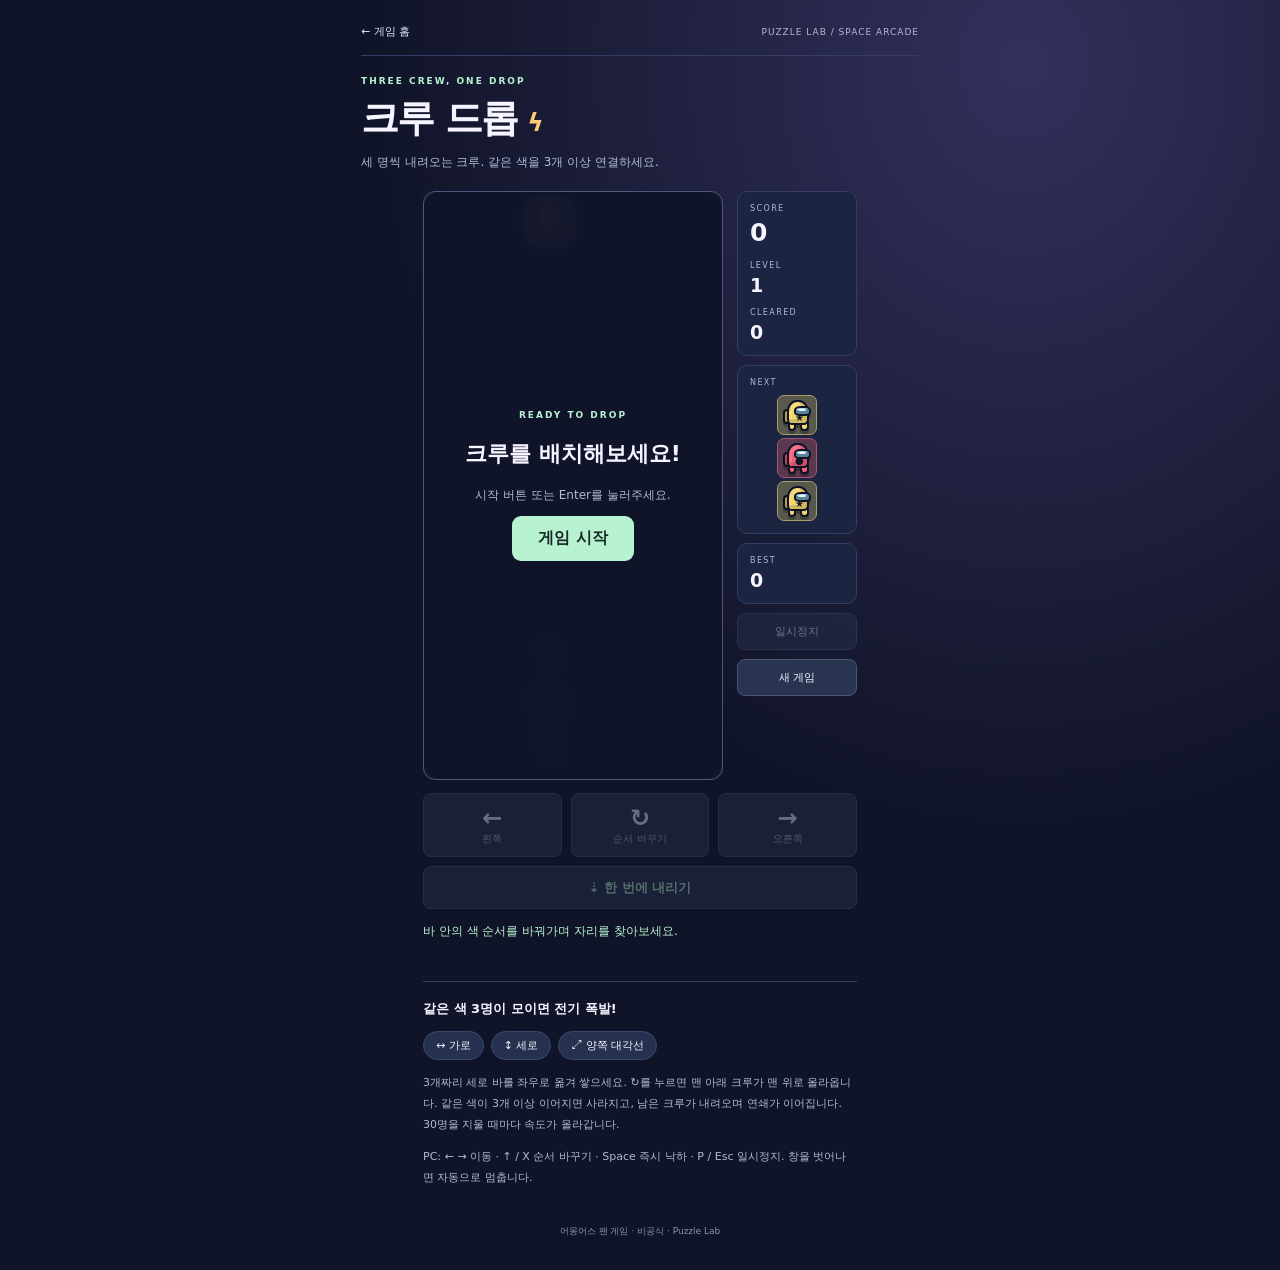
<file: crew-drop.html>
<!doctype html><html lang="ko"><head><meta charset="utf-8"><meta name="viewport" content="width=device-width,initial-scale=1"><title>크루 드롭 · Puzzle Lab</title><link rel="stylesheet" href="./crew-match.css"><link rel="stylesheet" href="./crew-drop.css"><script defer src="./crew-drop-core.js"></script><script defer src="./crew-fx.js"></script><script defer src="./crew-drop.js"></script></head><body><main class="app">
<header><a href="./">← 게임 홈</a><span>PUZZLE LAB / SPACE ARCADE</span></header>
<div class="heading"><div><p class="eyebrow">THREE CREW, ONE DROP</p><h1>크루 드롭<span>ϟ</span></h1><p>세 명씩 내려오는 크루. 같은 색을 3개 이상 연결하세요.</p></div></div>
<div class="drop-game"><div class="drop-board-shell"><div id="drop-board" class="drop-board" role="img" aria-label="6열 12행 크루 낙하 게임판"></div><div id="overlay" class="end"><div><p class="eyebrow" id="overlay-label">READY TO DROP</p><h2 id="overlay-title">크루를 배치해보세요!</h2><p id="overlay-text">시작 버튼 또는 Enter를 눌러주세요.</p><button id="play">게임 시작</button></div></div></div><aside class="drop-side"><div class="drop-panel"><span>SCORE</span><strong id="score">0</strong><span>LEVEL</span><b id="level">1</b><span>CLEARED</span><b id="cleared">0</b></div><div class="drop-panel"><span>NEXT</span><div id="next" class="next-bar"></div></div><div class="drop-panel"><span>BEST</span><b id="best">0</b></div><button id="pause" disabled>일시정지</button><button id="restart">새 게임</button></aside></div>
<section class="drop-controls" aria-label="게임 조작"><div><button data-action="left" aria-label="왼쪽 이동">←<small>왼쪽</small></button><button data-action="cycle" aria-label="크루 순서 바꾸기">↻<small>순서 바꾸기</small></button><button data-action="right" aria-label="오른쪽 이동">→<small>오른쪽</small></button></div><button class="hard-drop" data-action="drop">⇣ 한 번에 내리기</button></section>
<p id="status" class="status" role="status" aria-live="polite">바 안의 색 순서를 바꿔가며 자리를 찾아보세요.</p>
<section class="help"><h2>같은 색 3명이 모이면 전기 폭발!</h2><div class="rules"><span>↔ 가로</span><span>↕ 세로</span><span>⤢ 양쪽 대각선</span></div><p>3개짜리 세로 바를 좌우로 옮겨 쌓으세요. ↻를 누르면 맨 아래 크루가 맨 위로 올라옵니다. 같은 색이 3개 이상 이어지면 사라지고, 남은 크루가 내려오며 연쇄가 이어집니다. 30명을 지울 때마다 속도가 올라갑니다.</p><p>PC: ← → 이동 · ↑ / X 순서 바꾸기 · Space 즉시 낙하 · P / Esc 일시정지. 창을 벗어나면 자동으로 멈춥니다.</p></section><footer>어몽어스 팬 게임 · 비공식 · Puzzle Lab</footer></main></body></html>
</file>
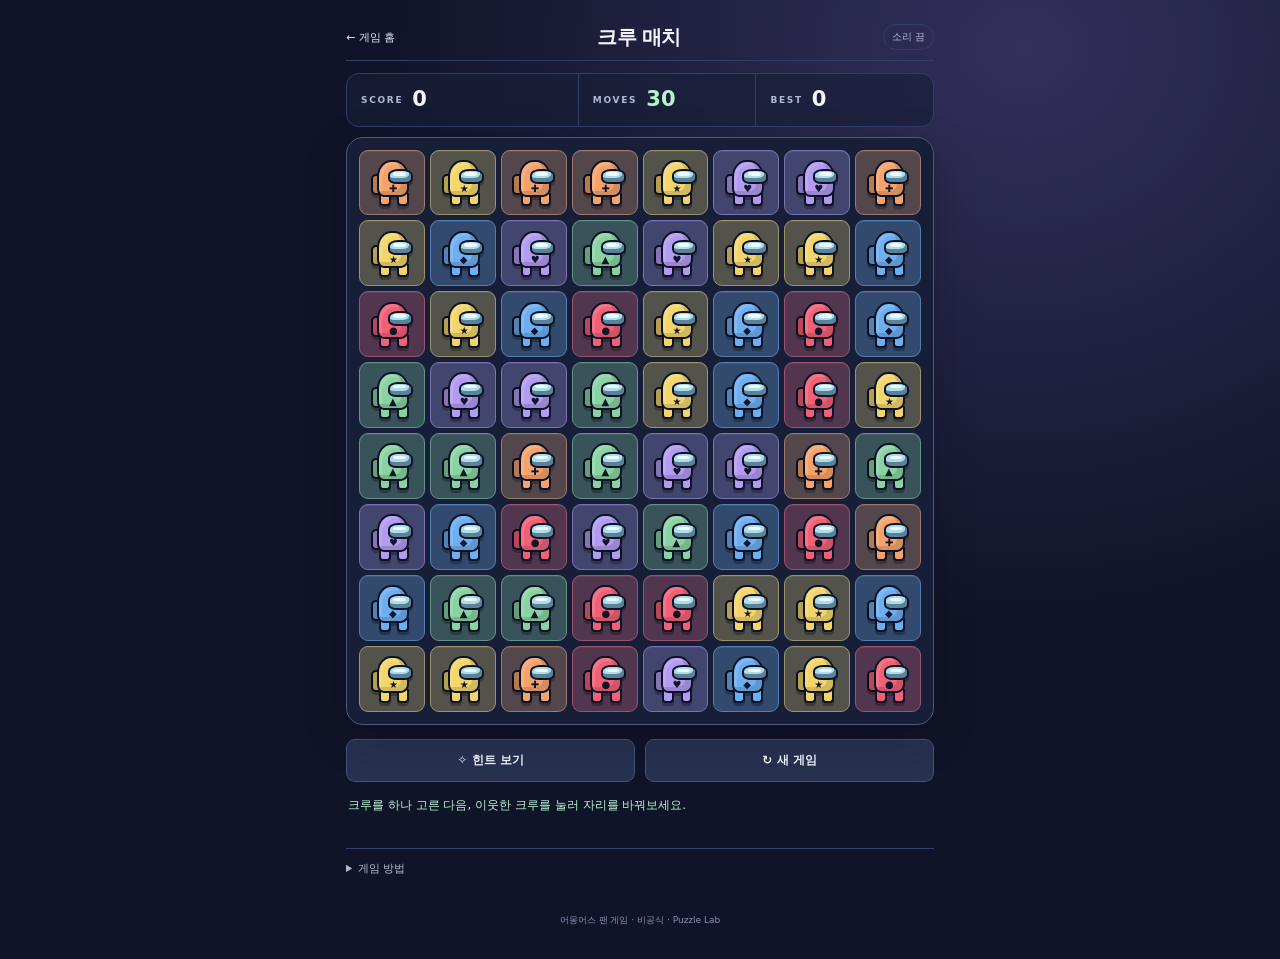
<file: crew-match.html>
<!doctype html>
<html lang="ko"><head><meta charset="utf-8"><meta name="viewport" content="width=device-width,initial-scale=1"><title>크루 매치 · Puzzle Lab</title><link rel="stylesheet" href="./crew-match.css"><script defer src="./crew-match-core.js"></script><script defer src="./crew-fx.js"></script><script defer src="./crew-match.js"></script></head>
<body class="match-app"><main class="app">
<header><a href="./">← 게임 홈</a><h1>크루 매치</h1><button id="sound" aria-pressed="false" title="효과음 켜기">소리 끔</button></header>

<section class="stats" aria-label="게임 기록"><div><span>SCORE</span><strong id="score">0</strong></div><div><span>MOVES</span><strong id="moves">30</strong></div><div><span>BEST</span><strong id="best">0</strong></div></section>
<div class="board-wrap"><div class="board-top"><span>✦ CARGO BAY 08</span><span id="combo">READY</span></div><div id="board" class="board" role="group" aria-label="크루 매치 게임판"></div><div id="end" class="end" hidden><div><h2>수고하셨습니다!</h2><p id="result"></p><button id="again">다시 도전</button></div></div></div>
<div class="toolbar"><button id="hint">✧ 힌트 보기</button><button id="restart">↻ 새 게임</button></div>
<p id="status" class="status" role="status" aria-live="polite">크루를 하나 고른 다음, 이웃한 크루를 눌러 자리를 바꿔보세요.</p>
<details class="help"><summary>게임 방법</summary><p>크루 두 명을 차례로 누르거나 옆 칸으로 밀어주세요. 대각선 이웃과도 바꿀 수 있습니다.</p><div class="rules"><span>↔ 가로 3개+</span><span>↕ 세로 3개+</span><span>⤢ 대각선 3개+</span></div><p>맞추면 사라지고 새 크루가 내려옵니다. 연쇄로 맞출수록 점수가 커집니다. 성공한 교환만 횟수가 줄어들며, 30번 안에 최고 점수에 도전하세요.</p><details><summary>키보드로도 할 수 있어요</summary><p>방향키로 칸을 이동하고 Enter 또는 Space로 선택하세요. Escape는 선택을 취소합니다.</p></details></details><footer>어몽어스 팬 게임 · 비공식 · Puzzle Lab</footer>
</main></body></html>
</file>
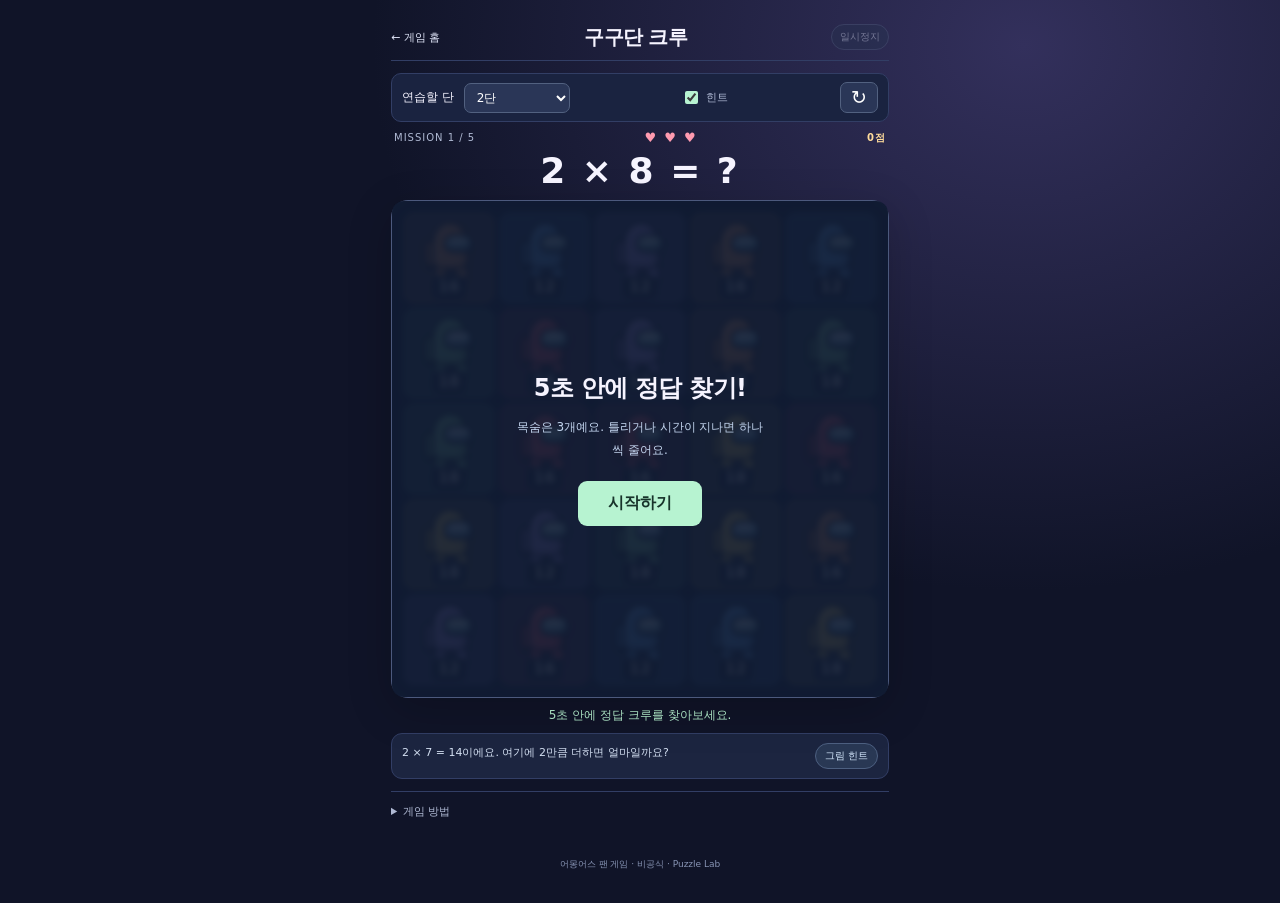
<file: crew-math.html>
<!doctype html><html lang="ko"><head><meta charset="utf-8"><meta name="viewport" content="width=device-width,initial-scale=1"><title>구구단 크루 · Puzzle Lab</title><link rel="stylesheet" href="./crew-match.css"><link rel="stylesheet" href="./crew-math.css"><script defer src="./crew-math-core.js"></script><script defer src="./crew-fx.js"></script><script defer src="./crew-math.js"></script></head><body class="math-app"><main class="app">
<header><a href="./">← 게임 홈</a><h1>구구단 크루</h1><button id="pause" disabled>일시정지</button></header>

<section class="setup" aria-label="연습 설정"><label for="table">연습할 단 <select id="table"><option value="2">2단</option><option value="3">3단</option><option value="4">4단</option><option value="5">5단</option><option value="6">6단</option><option value="7">7단</option><option value="8">8단</option><option value="9">9단</option><option value="all">모든 단 섞기</option></select></label><label class="hint-toggle"><input type="checkbox" id="auto-hint" checked> 힌트</label><button id="restart" aria-label="새로 시작" title="새로 시작">↻</button></section>
<section class="mission"><div class="mission-top"><span id="progress">MISSION 1 / 5</span><span id="lives" role="img" aria-label="남은 목숨 3개">♥ ♥ ♥</span><span id="score">0점</span></div><h2 id="question" tabindex="-1">2 × 3 = ?</h2><p id="prompt">정답 숫자가 적힌 크루를 눌러주세요.</p><div class="dots" id="progress-dots" aria-hidden="true"></div></section>
<div class="board-wrap math-board-wrap"><div class="board-top"><span>✦ PICK YOUR ANSWER</span><span id="combo">NO TIME LIMIT</span></div><div id="math-board" class="board math-board" role="group" aria-label="구구단 정답 크루 게임판"></div><div id="countdown" class="countdown" role="timer" aria-label="남은 시간 5초" hidden><svg viewBox="0 0 100 100" aria-hidden="true"><circle class="timer-track" cx="50" cy="50" r="43"/><circle id="timer-ring" cx="50" cy="50" r="43" pathLength="100"/></svg><span id="timer-number">5.0</span></div><div id="ready" class="math-ready"><h2 id="ready-title">5초 안에 정답 찾기!</h2><p id="ready-text">목숨은 3개예요. 틀리거나 시간이 지나면 하나씩 줄어요.</p><button id="begin">시작하기</button></div><div id="stage-notice" class="stage-notice" hidden><h2 id="stage-title"></h2><p id="stage-text"></p></div><section id="summary" class="summary" hidden><h2 id="summary-title">다섯 문제, 해냈어요!</h2><p id="summary-score"></p><p id="summary-message"></p><div id="review-list"></div><button id="again">한 판 더 하기</button></section></div>
<p class="status" id="status" role="status" aria-live="polite">천천히 생각해도 괜찮아요.</p>

<section id="hint-panel" class="hint-panel" aria-label="구구단 힌트"><div class="hint-heading"><h2>함께 생각해봐요</h2><button id="show-hint">힌트 보기</button></div><p id="hint-preview"></p><div id="hint-content" hidden></div></section>


<details class="help"><summary>게임 방법</summary><p>같은 색 크루에는 같은 숫자가 적혀 있어요. 정답을 찾았다면, 그중 많이 모여 있는 색을 골라보세요. 같은 색 크루가 모두 터지며 점수를 얻어요.</p><p>문제마다 5초, 목숨은 3개예요. 오답이나 시간 초과 때 목숨이 하나 줄고 같은 문제를 다시 풀어요. 정답 효과가 나오는 동안에는 시간이 멈춰요. 한 단의 5문제를 마치면 목숨과 점수를 이어서 다음 단으로 넘어가요. 9단까지 마치면 최종 결과가 나와요. 틀린 문제는 잠시 뒤에 다시 연습해요. 연습 기록은 이 브라우저에 저장돼요.</p></details><footer>어몽어스 팬 게임 · 비공식 · Puzzle Lab</footer>
</main></body></html>
</file>
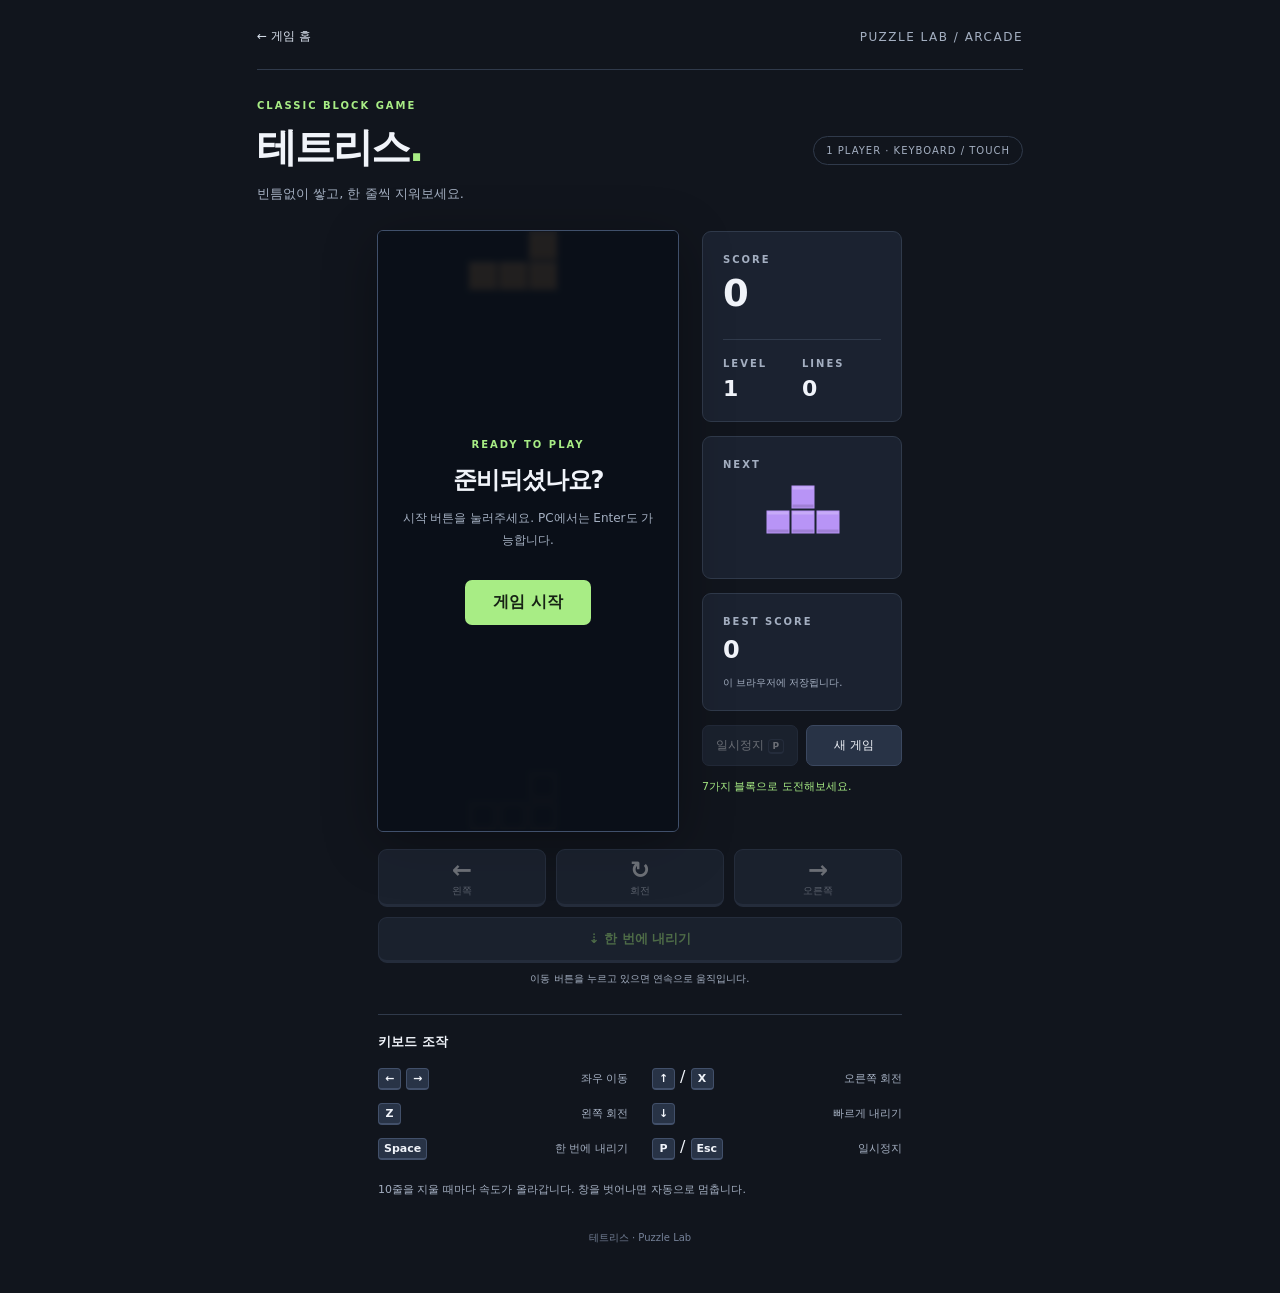
<file: tetris.html>
<!doctype html>
<html lang="ko">
<head>
<meta charset="utf-8"><meta name="viewport" content="width=device-width,initial-scale=1">
<title>테트리스 · Puzzle Lab</title>
<link rel="stylesheet" href="./tetris.css">
<script defer src="./tetris-core.js"></script><script defer src="./tetris.js"></script>
</head>
<body>
<main class="app">
<header><a href="./">← 게임 홈</a><span>PUZZLE LAB / ARCADE</span></header>
<div class="heading"><div><p class="eyebrow">CLASSIC BLOCK GAME</p><h1>테트리스<span>.</span></h1><p class="intro">빈틈없이 쌓고, 한 줄씩 지워보세요.</p></div><span class="tag">1 PLAYER · KEYBOARD / TOUCH</span></div>
<div class="game">
<section class="board-shell" aria-label="테트리스 게임판">
<canvas id="board" width="300" height="600" aria-label="10열 20행 테트리스 게임판"></canvas>
<div id="overlay" class="overlay"><div><p class="eyebrow" id="overlay-label">READY TO PLAY</p><h2 id="overlay-title">준비되셨나요?</h2><p id="overlay-text">시작 버튼을 눌러주세요. PC에서는 Enter도 가능합니다.</p><button id="play">게임 시작</button></div></div>
</section>
<aside>
<div class="panel score"><span class="label">SCORE</span><strong id="score">0</strong><div class="stats"><div><span class="label">LEVEL</span><b id="level">1</b></div><div><span class="label">LINES</span><b id="lines">0</b></div></div></div>
<div class="panel next"><span class="label">NEXT</span><canvas id="next" width="160" height="100" aria-label="다음 블록"></canvas></div>
<div class="panel best"><span class="label">BEST SCORE</span><b id="best">0</b><small>이 브라우저에 저장됩니다.</small></div>
<div class="buttons"><button id="pause" disabled>일시정지 <kbd>P</kbd></button><button id="restart">새 게임</button></div>
<p id="status" role="status" aria-live="polite">7가지 블록으로 도전해보세요.</p>
</aside>
</div>
<section class="touch-controls" aria-label="터치 조작">
<div class="touch-row"><button data-action="ArrowLeft" aria-label="왼쪽 이동">←<small>왼쪽</small></button><button data-action="ArrowUp" aria-label="블록 회전">↻<small>회전</small></button><button data-action="ArrowRight" aria-label="오른쪽 이동">→<small>오른쪽</small></button></div>
<button class="drop-button" data-action="Space" aria-label="한 번에 내리기">⇣ 한 번에 내리기</button>
<p>이동 버튼을 누르고 있으면 연속으로 움직입니다.</p>
</section>
<section class="controls"><h2>키보드 조작</h2><dl><div><dt><kbd>←</kbd> <kbd>→</kbd></dt><dd>좌우 이동</dd></div><div><dt><kbd>↑</kbd> / <kbd>X</kbd></dt><dd>오른쪽 회전</dd></div><div><dt><kbd>Z</kbd></dt><dd>왼쪽 회전</dd></div><div><dt><kbd>↓</kbd></dt><dd>빠르게 내리기</dd></div><div><dt><kbd>Space</kbd></dt><dd>한 번에 내리기</dd></div><div><dt><kbd>P</kbd> / <kbd>Esc</kbd></dt><dd>일시정지</dd></div></dl><p>10줄을 지울 때마다 속도가 올라갑니다. 창을 벗어나면 자동으로 멈춥니다.</p></section>
<footer>테트리스 · Puzzle Lab</footer>
</main>
</body></html>
</file>
<file: crew-match.css>
:root{color-scheme:dark;--bg:#101428;--panel:#1a2140;--line:#323e65;--muted:#b0bad4;--mint:#b7f3d1}*{box-sizing:border-box}body{margin:0;color:#f6f4ff;background:radial-gradient(ellipse at 80% 5%,#33305c 0,transparent 45%),var(--bg);font-family:system-ui,-apple-system,"Noto Sans KR",sans-serif}button,a{-webkit-tap-highlight-color:transparent}button{font:inherit;cursor:pointer}button:focus-visible,a:focus-visible{outline:3px solid #fff;outline-offset:3px}button:disabled{cursor:default}.app{max-width:640px;margin:auto;padding:24px 26px}header{display:flex;gap:12px;align-items:center;border-bottom:1px solid var(--line);padding-bottom:16px;font-size:11px}header a{color:#e0e5f8;text-decoration:none}header>span{margin-left:auto;font-size:9px;letter-spacing:1px;color:var(--muted)}header button{border:1px solid var(--line);border-radius:20px;background:transparent;color:var(--muted);font-size:10px;padding:5px 8px}.heading{display:flex;justify-content:space-between;align-items:center;padding:27px 0 22px}.eyebrow{font-size:9px;letter-spacing:2px;color:var(--mint);font-weight:750;margin:0 0 7px}h1{font-size:38px;letter-spacing:-1.8px;margin:0}h1 span{font-size:25px;color:#ffcb75;margin-left:10px}.heading p:last-child{color:var(--muted);font-size:12px;margin:10px 0 0}.orbit{font-size:65px;color:#b8a5ec;transform:rotate(15deg);margin-right:12px}.stats{display:grid;grid-template-columns:1.3fr 1fr 1fr;border:1px solid var(--line);background:#171f39a8;border-radius:13px;margin-bottom:16px}.stats div{padding:14px 20px}.stats div+div{border-left:1px solid var(--line)}.stats span{display:block;font-size:9px;letter-spacing:1.7px;color:var(--muted);font-weight:750}.stats strong{display:block;font-size:26px;line-height:1.5;font-variant-numeric:tabular-nums;overflow-wrap:anywhere}.stats div:nth-child(2) strong{color:var(--mint)}.board-wrap{position:relative;background:#161e38;border:1px solid #4c597d;padding:12px;border-radius:17px;box-shadow:0 12px 45px #0003}.board-top{display:flex;justify-content:space-between;font-size:9px;font-weight:700;letter-spacing:1.7px;color:#b5c1de;padding:0 3px 11px}#combo{color:#ffdc9b}.board{display:grid;grid-template-columns:repeat(8,minmax(0,1fr));gap:5px;user-select:none;-webkit-user-select:none}.tile{aspect-ratio:1;border:1px solid #344365;border-radius:9px;background:#222d4b;padding:4px;position:relative;display:flex;align-items:center;justify-content:center;touch-action:none;-webkit-touch-callout:none;transition:background .12s,transform .15s,opacity .18s}.tile.selected{border-color:#f8dc8d;background:#4d4961;box-shadow:0 0 0 2px #f8dc8d;z-index:1;transform:scale(1.04)}.tile.hint{border-color:var(--mint);box-shadow:inset 0 0 0 2px var(--mint)}.tile.matched{opacity:0;transform:scale(.25) rotate(15deg)}.crew{position:relative;width:76%;height:86%;filter:drop-shadow(0 3px 0 #0004);pointer-events:none}.pack{position:absolute;left:0;top:33%;width:30%;height:44%;background:var(--suit);border:2px solid #0d1327;border-radius:5px;filter:brightness(.75)}.body{position:absolute;left:16%;top:3%;width:75%;height:78%;background:var(--suit);border:2px solid #0d1327;border-radius:45% 47% 25% 22%;box-shadow:inset -6px -4px 0 #0002,inset 3px 3px 0 #ffffff20}.visor{position:absolute;top:22%;left:41%;width:59%;height:32%;background:#afdce9;border:2px solid #0d1327;border-radius:40% 42% 35% 35%;box-shadow:inset -2px -4px 0 #5a839a}.visor:after{content:'';position:absolute;left:16%;top:13%;width:61%;height:30%;background:#edfaff;border-radius:40%}.leg{position:absolute;bottom:0;height:28%;width:28%;border:2px solid #0d1327;border-top:0;background:var(--suit);border-radius:0 0 4px 4px}.leg.l{left:19%}.leg.r{right:10%}.mark{position:absolute;bottom:26%;left:43%;color:#101428;font-size:10px;font-weight:900;line-height:1}.end{position:absolute;inset:0;display:grid;place-items:center;background:#101428ed;text-align:center;z-index:3;border-radius:17px;padding:20px;backdrop-filter:blur(5px)}.end[hidden]{display:none}.end h2{font-size:27px}.end p:not(.eyebrow){font-size:14px;color:var(--muted)}.end button{border:0;border-radius:9px;background:var(--mint);padding:12px 26px;color:#182a28;font-weight:750}.toolbar{display:flex;gap:10px;margin-top:14px}.toolbar button{flex:1;background:#273150;border:1px solid #465377;border-radius:9px;color:#f2f2ff;padding:12px;font-size:12px;font-weight:700}.toolbar button:disabled{opacity:.45}.status{min-height:40px;margin:13px 2px;color:var(--mint);line-height:1.8;font-size:12px}.help{padding-top:18px;border-top:1px solid var(--line)}.help h2{font-size:13px;margin:0 0 10px}.help p,.help summary{font-size:11px;color:var(--muted);line-height:1.9}.rules{display:flex;gap:7px;flex-wrap:wrap;margin:13px 0}.rules span{font-size:11px;background:#263150;border:1px solid #3a496a;border-radius:20px;padding:6px 12px}details{margin-top:15px}summary{cursor:pointer}footer{padding:25px 0 8px;text-align:center;font-size:9px;color:#8895b5}@media(max-width:520px){.app{padding:16px 12px max(14px,env(safe-area-inset-bottom))}header>span{font-size:7px;letter-spacing:.3px}.heading{padding:20px 0 17px}h1{font-size:31px}.heading p:last-child{font-size:10px}.orbit{font-size:44px;margin-right:4px}.stats{margin-bottom:12px}.stats div{padding:10px 14px}.stats strong{font-size:23px}.board-wrap{padding:8px;border-radius:13px}.board-top{font-size:8px;padding-bottom:8px;letter-spacing:1px}.board{gap:3px}.tile{border-radius:6px;padding:1px}.crew{width:82%;height:86%}.body,.visor,.pack,.leg{border-width:1.5px}.mark{font-size:8px}.status{font-size:11px}.toolbar button{padding:11px}.rules span{font-size:10px;padding:5px 9px}}@media(prefers-reduced-motion:reduce){.tile{transition:none}}

.tile{background:color-mix(in srgb,var(--tile-color,#7084ae) 25%,#1d2842);border-color:color-mix(in srgb,var(--tile-color,#7084ae) 55%,#344365);box-shadow:inset 0 1px 0 #ffffff13}.tile.selected{background:color-mix(in srgb,var(--tile-color) 40%,#26314c);border-color:#ffe9ac}.tile.matched{opacity:1;transform:none;animation:crew-shock .48s ease-out both}.tile.matched .crew{animation:crew-zap .48s ease-out both}.fx-layer{position:absolute;inset:0;pointer-events:none;overflow:visible;z-index:4;border-radius:12px}.board-wrap,.drop-board-shell{isolation:isolate}.fx-bolt{stroke:#c7fcff;stroke-width:2;fill:none;filter:drop-shadow(0 0 3px #30e9ff) drop-shadow(0 0 7px #8970ff);stroke-linecap:round;stroke-linejoin:round;animation:bolt-burst .48s steps(2,end) both}.fx-spark{fill:#e8ffff;filter:drop-shadow(0 0 4px #28d9ff);animation:spark-burst .48s ease-out both;transform-box:fill-box;transform-origin:center}.electric-hit{animation:board-shock .35s ease-out}.fx-ring{fill:none;stroke:#6ef5ff;stroke-width:1;animation:ring-burst .48s ease-out both;transform-box:fill-box;transform-origin:center}@keyframes crew-shock{0%{filter:brightness(1);box-shadow:0 0 0 transparent}15%,40%{filter:brightness(3);background:#e0ffff;box-shadow:0 0 18px #82faff,inset 0 0 10px #fff}25%{filter:brightness(1.5)}65%{filter:brightness(2);transform:scale(1.08)}100%{opacity:0;transform:scale(.15)}}@keyframes crew-zap{15%{filter:brightness(5) drop-shadow(0 0 5px #fff);transform:translateX(-2px)}35%{transform:translateX(2px)}55%{transform:translateX(-2px)}100%{transform:scale(.3);opacity:0}}@keyframes bolt-burst{0%{opacity:0}12%,35%,60%{opacity:1}24%,47%{opacity:.25}100%{opacity:0}}@keyframes spark-burst{0%{opacity:1;transform:translate(0,0) scale(1)}100%{opacity:0;transform:translate(var(--dx),var(--dy)) scale(.1)}}@keyframes ring-burst{0%{opacity:.9;transform:scale(.2)}100%{opacity:0;transform:scale(2)}}@keyframes board-shock{0%,100%{transform:translate(0,0)}20%{transform:translate(-2px,1px)}40%{transform:translate(2px,-1px)}60%{transform:translate(-1px,1px)}}@media(prefers-reduced-motion:reduce){.tile.matched,.tile.matched .crew,.electric-hit,.fx-bolt,.fx-spark,.fx-ring{animation:none}.tile.matched{opacity:.2}.fx-layer{display:none}}
/* Compact game chrome: keep play controls above explanations. */
.match-app header,.math-app header{padding-bottom:10px;margin-bottom:12px;gap:12px}.match-app header h1,.math-app header h1{font-size:20px;letter-spacing:-.7px;margin:0 auto;line-height:1.3}.match-app header a,.math-app header a{font-size:11px;white-space:nowrap}.math-app header:after{content:'';width:54px}.match-app .board-top,.math-app .board-top{display:none}.match-app .stats{margin-bottom:10px}.match-app .stats>div{display:flex;align-items:center;gap:9px;padding:10px 14px}.match-app .stats strong{font-size:21px}.match-app .help,.math-app .help{padding:10px 0;margin-top:12px}.match-app .help>summary,.math-app .help>summary{font-size:11px;color:var(--muted)}
@media(max-width:520px){.match-app .app,.math-app .app{padding-top:10px;padding-bottom:max(10px,env(safe-area-inset-bottom))}.match-app header,.math-app header{margin-bottom:8px;padding-bottom:8px}.match-app header h1,.math-app header h1{font-size:18px}.match-app .stats>div{padding:8px 10px;gap:6px}.match-app .stats span{font-size:8px;letter-spacing:.5px}.match-app .stats strong{font-size:19px}.match-app .board-wrap{max-width:min(100%,calc(100svh - 205px));margin-inline:auto}.match-app .toolbar{margin-top:9px;gap:8px}.match-app .toolbar button{padding:10px;font-size:11px}.match-app .status{font-size:10px;line-height:1.5;min-height:29px;margin:8px 0}.match-app footer,.math-app footer{display:none}.match-app .help,.math-app .help{margin-top:6px;padding:8px 0}}
</file>
<file: crew-drop.css>
.app{max-width:610px}.heading{padding:20px 0}.drop-game{display:grid;grid-template-columns:minmax(0,300px) 120px;gap:14px;justify-content:center}.drop-board-shell{position:relative;border:1px solid #4c597d;border-radius:12px;padding:6px;background:#141c34;align-self:start}.drop-board{display:grid;grid-template-columns:repeat(6,minmax(0,1fr));gap:3px}.drop-cell{aspect-ratio:1;position:relative;border:1px solid #2d3855;border-radius:7px;display:flex;align-items:center;justify-content:center;background:#1a2440}.drop-cell.filled{background:color-mix(in srgb,var(--tile-color) 28%,#1d2842);border-color:color-mix(in srgb,var(--tile-color) 60%,#344365)}.drop-cell.active{outline:2px solid #f1f9ff;outline-offset:-2px;z-index:1}.drop-cell.ghost{opacity:.3}.drop-cell.matched{animation:crew-shock .48s ease-out both}.drop-cell.matched .crew{animation:crew-zap .48s ease-out both}.drop-side{display:flex;flex-direction:column;gap:9px;min-width:0}.drop-panel{border:1px solid var(--line);background:#1b2440;border-radius:10px;padding:12px}.drop-panel>span{display:block;font-size:8px;letter-spacing:1.4px;color:var(--muted)}.drop-panel strong{display:block;font-size:25px;margin:5px 0 14px;overflow-wrap:anywhere}.drop-panel b{display:block;font-size:19px;margin:4px 0 12px;font-variant-numeric:tabular-nums}.drop-panel b:last-child{margin-bottom:0}.next-bar{max-width:40px;margin:8px auto 0;display:grid;gap:3px}.drop-side button,.drop-controls button{background:#293451;border:1px solid #495777;border-radius:8px;color:#eef4ff;padding:10px;font-size:11px;touch-action:none;user-select:none;-webkit-user-select:none;-webkit-touch-callout:none}.drop-side button:disabled,.drop-controls button:disabled{opacity:.4}.drop-controls{max-width:434px;margin:13px auto 0}.drop-controls>div{display:grid;grid-template-columns:repeat(3,1fr);gap:9px}.drop-controls button{font-size:24px;min-height:58px;font-weight:750}.drop-controls button small{display:block;font-size:10px;color:var(--muted);font-weight:500}.drop-controls .hard-drop{width:100%;font-size:13px;color:var(--mint);margin-top:9px;min-height:43px}.drop-controls button.is-held{background:#496078;border-color:var(--mint)}.drop-board-shell .end h2{font-size:22px}.drop-board-shell .end p:not(.eyebrow){font-size:12px}.status{max-width:434px;margin:12px auto}.help{max-width:434px;margin:20px auto 0}@media(max-width:520px){.heading{padding:14px 0}.heading p:last-child{font-size:10px}.drop-game{grid-template-columns:minmax(0,252px) 90px;gap:9px}.drop-panel{padding:9px}.drop-panel strong{font-size:21px;margin-bottom:9px}.drop-panel b{font-size:17px;margin-bottom:9px}.drop-side{gap:7px}.drop-side button{font-size:10px;padding:9px 2px}.drop-cell{border-radius:5px}.drop-cell .body,.drop-cell .visor,.drop-cell .pack,.drop-cell .leg{border-width:1.5px}.next-bar{max-width:33px}.drop-board-shell{padding:4px}.drop-controls button{min-height:51px}.drop-board-shell .end{padding:10px}.drop-board-shell .end h2{font-size:18px}.drop-board-shell .end button{padding:10px 16px}.drop-board-shell .end p:not(.eyebrow){font-size:10px}}@media(max-width:520px) and (max-height:740px){.heading .eyebrow,.heading p:last-child{display:none}.drop-game{grid-template-columns:minmax(0,204px) 90px}.drop-controls{max-width:303px}}
@media(prefers-reduced-motion:reduce){.drop-cell.matched,.drop-cell.matched .crew{animation:none}.drop-cell.matched{opacity:.2}}
</file>
<file: crew-math.css>
.app{max-width:550px}.heading{padding:18px 0}.setup{display:flex;justify-content:space-between;gap:10px;align-items:center;border:1px solid var(--line);border-radius:10px;padding:10px 12px;background:#1a2340;font-size:12px}.setup label:first-child{display:flex;align-items:center;gap:10px}.setup select{background:#2a3657;color:#fff;border:1px solid #526180;border-radius:7px;padding:6px 8px;font:inherit}.hint-toggle{display:flex;align-items:center;gap:5px;color:var(--muted);font-size:11px}.hint-toggle input{accent-color:var(--mint)}.mission{padding:16px 5px 13px;text-align:center}.mission-top{display:flex;justify-content:space-between;font-size:10px;letter-spacing:1px;color:var(--muted)}#score{color:#ffdc9b;font-weight:750}.mission h2{font-size:42px;letter-spacing:2px;margin:13px 0 6px;font-variant-numeric:tabular-nums}.mission p{font-size:12px;color:var(--muted);margin:5px 0 11px}.dots{display:flex;justify-content:center;gap:7px}.dots i{width:8px;height:8px;border-radius:50%;background:#3a4868}.dots i.done{background:var(--mint)}.dots i.current{outline:1px solid #c5e6ed;outline-offset:2px}.math-board{grid-template-columns:repeat(5,minmax(0,1fr));gap:6px}.math-board .tile{padding:4px 7px 18px;overflow:visible;min-width:0}.math-board .crew{width:74%;height:94%;max-width:49px}.math-number{position:absolute;bottom:3px;left:50%;transform:translateX(-50%);min-width:29px;line-height:22px;padding:0 5px;font-size:16px;font-weight:850;font-variant-numeric:tabular-nums;color:#fff;background:#131b32ed;border:1px solid #8498ba75;border-radius:6px;box-shadow:0 2px 3px #0004}.math-board .tile.wrong{outline:2px solid #ffbd94;outline-offset:-2px}.math-board .tile:disabled{opacity:1}.status{text-align:center;min-height:26px;margin:11px 0;font-size:12px}.next-question,.summary>button{display:block;width:100%;padding:13px;border:0;border-radius:9px;background:var(--mint);color:#142e26;font-size:14px;font-weight:750;margin:8px 0 14px}.next-question[hidden],.summary[hidden]{display:none}.hint-panel{border:1px solid var(--line);background:#1c2540;border-radius:11px;padding:12px;margin:13px 0}.hint-heading{display:flex;align-items:center;justify-content:space-between}.hint-heading h2{font-size:12px;margin:0}.hint-heading button{font-size:10px;padding:5px 9px;border:1px solid #4d6081;background:#293854;border-radius:20px;color:#d7eaff}#hint-content p{font-size:12px;line-height:1.8;color:#d4e0f2;margin:10px 0}.groups{display:flex;gap:6px;flex-wrap:wrap;margin:10px 0}.group{display:flex;gap:3px;flex-wrap:wrap;padding:6px;border:1px solid #6c9c9b;border-radius:6px;max-width:54px;background:#294b51}.group i{width:7px;height:7px;border-radius:50%;background:#bbf3d4}.addition{font-weight:750;color:var(--mint)!important;overflow-wrap:anywhere}.summary{margin:20px 0;padding:20px;border-radius:14px;border:1px solid #71a490;background:#203e3b;text-align:center}.summary h2{font-size:23px}.summary p{font-size:12px;line-height:1.8}.review-equation{display:inline-block;margin:4px;background:#192d33;border-radius:7px;padding:7px 10px;color:#d4f5df;font-size:13px}.help{margin-top:22px}.toolbar{margin-top:12px}@media(max-width:520px){.heading h1{font-size:29px}.heading p:last-child{font-size:10px}.setup{font-size:11px;padding:9px}.setup label:first-child{gap:6px}.hint-toggle{font-size:10px}.setup select{padding:5px}.mission{padding:12px 4px}.mission h2{font-size:35px;margin:10px 0 5px}.mission p{font-size:10px}.math-board{gap:4px}.math-board .tile{padding:3px 3px 17px}.math-number{font-size:13px;line-height:19px;min-width:26px;bottom:2px}.math-board .crew{width:77%;height:100%}.status{font-size:11px}.group{padding:5px;max-width:49px}.group i{width:6px;height:6px}.math-board-wrap{padding:8px}}

#question{scroll-margin-top:16px}#question:focus{outline:none}
.math-app .setup{padding:8px 10px;gap:8px}.math-app .setup #restart{border:1px solid #526180;border-radius:7px;background:#2a3657;color:#fff;font-size:19px;line-height:1;padding:5px 10px}.math-app .mission{padding:8px 3px 9px}.math-app .mission h2{margin:5px 0 0;font-size:36px}.math-app #prompt,.math-app .dots{display:none}.math-app .mission-top{font-size:10px}.math-app .status{margin:8px 0;min-height:18px;line-height:1.5}.math-app .hint-panel{margin:9px 0 0;padding:9px 10px}.math-app .hint-heading{float:right;margin-left:8px}.math-app .hint-heading h2{display:none}.math-app .hint-heading button{white-space:nowrap}.math-app #hint-preview{font-size:11px;line-height:1.6;color:#d4e0f2;margin:1px 0;min-height:22px}.math-app .hint-panel:after{content:'';display:table;clear:both}.math-app #hint-content{clear:both;padding-top:2px}.math-app .summary{position:absolute;inset:0;z-index:6;margin:0;display:flex;flex-direction:column;align-items:center;justify-content:center;background:#152f35f5;padding:16px;backdrop-filter:blur(5px)}.math-app .summary[hidden]{display:none}.math-app .summary h2{margin:0 0 10px;font-size:22px}.math-app .summary p{margin:5px 0}.math-app .summary>button{margin:15px 0 0;max-width:230px}.math-app .math-board-wrap{margin-inline:auto}.math-app #question{scroll-margin-top:8px}
@media(max-width:520px){.math-app .setup{padding:6px 8px;font-size:10px}.math-app .setup label:first-child{gap:6px}.math-app .setup select{padding:4px 6px;font-size:11px}.math-app .setup #restart{padding:5px 8px;font-size:17px}.math-app .hint-toggle{font-size:10px}.math-app .mission{padding:8px 2px}.math-app .mission h2{font-size:32px;line-height:1.2}.math-app .mission-top{font-size:9px}.math-app .math-board-wrap{max-width:min(100%,calc(100svh - 275px))}.math-app .math-board .tile{padding:3px 3px 16px}.math-app .math-number{font-size:13px;line-height:18px}.math-app .status{font-size:10px;margin:7px 0;min-height:16px}.math-app .hint-panel{margin-top:7px;padding:7px 8px}.math-app #hint-preview{font-size:10px;line-height:1.5}.math-app .hint-heading button{font-size:9px;padding:4px 7px}.math-app .summary h2{font-size:19px}.math-app .summary p{font-size:11px}}
@media(max-width:520px) and (max-height:600px){.math-app .math-board-wrap{max-width:min(100%,calc(100svh - 305px))}.math-app .app{padding-bottom:max(4px,env(safe-area-inset-bottom))}.math-app .help{padding:4px 0}}
.math-app header:after{display:none}.math-app header #pause{font-size:10px;width:58px;padding:5px 4px;border:1px solid #526180;border-radius:15px;background:#273451;color:#e0e9fa}.math-app header #pause:disabled{opacity:.4}.math-app .mission-top{align-items:center}#lives{color:#ff9bb0;letter-spacing:2px;font-size:13px}#lives .empty{color:#57617d}.countdown{position:absolute;inset:0;z-index:2;pointer-events:none;display:flex;align-items:center;justify-content:center;color:#e8faff;opacity:.42;text-shadow:0 2px 12px #0b173b}.countdown[hidden]{display:none}.countdown svg{width:38%;height:auto;position:absolute;overflow:visible;filter:drop-shadow(0 0 3px #001431)}.countdown circle{fill:none;stroke-width:4}.timer-track{stroke:#e3eeff;opacity:.22}#timer-ring{stroke:#dbffff;stroke-dasharray:100;transform:rotate(-90deg);transform-origin:50px 50px;stroke-linecap:round}#timer-number{font-size:clamp(38px,13vw,74px);font-weight:850;font-variant-numeric:tabular-nums;line-height:1;letter-spacing:-3px}.countdown.urgent{color:#ffdba6;opacity:.65}.countdown.urgent #timer-ring{stroke:#ffb592}.math-ready{position:absolute;inset:0;z-index:5;border-radius:12px;display:flex;flex-direction:column;justify-content:center;align-items:center;padding:20px;background:#101b32e8;backdrop-filter:blur(3px);text-align:center}.math-ready[hidden]{display:none}.math-ready h2{font-size:24px;margin:0 0 12px;letter-spacing:-.7px}.math-ready p{font-size:12px;line-height:1.9;color:#c3d5ef;max-width:250px;margin:0}.math-ready button{margin-top:20px;border:0;border-radius:9px;background:var(--mint);color:#17332a;padding:12px 30px;font-weight:750}.life-lost{animation:life-flash .6s ease-out}@keyframes life-flash{0%,40%{transform:scale(1.25);color:#fff}100%{transform:scale(1);color:#ff9bb0}}@media(max-width:520px){.math-ready h2{font-size:21px}.math-ready p{font-size:11px}.math-ready button{padding:11px 25px}.math-app header #pause{font-size:9px;width:54px}#lives{font-size:12px;letter-spacing:1px}}@media(prefers-reduced-motion:reduce){.life-lost{animation:none}}

.stage-notice{position:absolute;inset:0;z-index:4;display:flex;flex-direction:column;align-items:center;justify-content:center;border-radius:12px;background:#183e41eb;backdrop-filter:blur(4px);text-align:center;pointer-events:none}.stage-notice[hidden]{display:none}.stage-notice h2{font-size:30px;color:#ceffe6;margin:0 0 10px}.stage-notice p{font-size:15px;color:#d7ecf7;margin:0}
</file>
<file: tetris.css>
:root{color-scheme:dark;--bg:#11151d;--panel:#1b2230;--line:#303a4b;--muted:#a4afc1;--accent:#a8ed85}*{box-sizing:border-box}body{margin:0;background:var(--bg);color:#f1f4fa;font-family:system-ui,-apple-system,"Noto Sans KR",sans-serif}button,a{-webkit-tap-highlight-color:transparent}button{font:inherit;cursor:pointer}button:focus-visible,a:focus-visible{outline:3px solid var(--accent);outline-offset:4px}.app{max-width:830px;margin:auto;padding:28px 32px}header{display:flex;justify-content:space-between;align-items:center;padding-bottom:24px;border-bottom:1px solid var(--line);font-size:12px}header a{color:#dbe3ef;text-decoration:none}header span{color:var(--muted);letter-spacing:1.5px}.heading{display:flex;align-items:center;justify-content:space-between;padding:28px 0}.eyebrow,.label{font:700 10px/1.5 system-ui;letter-spacing:2px;color:var(--muted)}.eyebrow{margin:0 0 7px;color:var(--accent)}h1{font-size:40px;letter-spacing:-2px;margin:0}h1 span{color:var(--accent)}.intro{font-size:13px;color:var(--muted);margin:10px 0 0}.tag{font-size:10px;border:1px solid var(--line);border-radius:30px;padding:8px 12px;color:var(--muted);letter-spacing:1px}.game{display:grid;grid-template-columns:300px 200px;gap:24px;justify-content:center}.board-shell{position:relative;box-shadow:0 12px 55px #0005;outline:1px solid #40506b;border-radius:5px;overflow:hidden;background:#0b1019}#board{display:block;width:300px;height:600px}.overlay{position:absolute;inset:0;display:grid;place-items:center;text-align:center;background:#0b1019e6;padding:20px;backdrop-filter:blur(3px)}.overlay[hidden]{display:none}.overlay h2{font-size:24px;letter-spacing:-1px;margin:12px 0}.overlay p:not(.eyebrow){font-size:12px;line-height:1.8;color:var(--muted)}.overlay button{background:var(--accent);border:0;border-radius:7px;padding:12px 28px;color:#162214;font-weight:750;margin-top:16px}.panel{background:var(--panel);border:1px solid var(--line);border-radius:9px;padding:20px;margin-bottom:14px}.label{display:block}#score{font-variant-numeric:tabular-nums;display:block;font-size:37px;margin:5px 0 24px;overflow-wrap:anywhere;letter-spacing:-1px}.stats{display:grid;grid-template-columns:1fr 1fr;border-top:1px solid var(--line);padding-top:16px}.stats b{display:block;font-size:22px;margin-top:5px}.next{padding-bottom:6px}#next{display:block;width:160px;height:100px}.best b{display:block;font-size:24px;margin:7px 0}.best small{font-size:10px;color:var(--muted)}.buttons{display:flex;gap:8px}.buttons button{flex:1;background:#283346;border:1px solid #3b4860;color:#f1f4fa;border-radius:7px;padding:11px 4px;font-size:12px}.buttons button:disabled{opacity:.4;cursor:default}kbd{display:inline-block;font:600 11px system-ui;min-width:23px;text-align:center;background:#283346;border:1px solid #42506a;border-bottom-width:2px;border-radius:4px;padding:3px 5px}.buttons kbd{font-size:9px;min-width:16px;padding:1px 3px}#status{font-size:11px;color:var(--accent);line-height:1.8;min-height:32px}.controls{max-width:524px;margin:28px auto 0;border-top:1px solid var(--line);padding-top:18px}.controls h2{font-size:13px;margin:0 0 16px}.controls dl{display:grid;grid-template-columns:1fr 1fr;gap:12px 24px;margin:0}.controls dl>div{display:flex;align-items:center;justify-content:space-between;gap:8px}.controls dd{font-size:11px;color:var(--muted);margin:0}.controls>p{font-size:11px;line-height:1.8;color:var(--muted);margin-top:20px}footer{font-size:10px;color:#758198;text-align:center;padding:20px}@media(max-width:590px){.app{padding:18px 12px}.heading{padding:24px 0}.tag{display:none}.game{grid-template-columns: minmax(0,300px) 130px;gap:12px}#board{width:100%;height:auto}.panel{padding:12px;margin-bottom:10px}#score{font-size:27px;margin-bottom:15px}#next{width:100%;height:auto}.stats b{font-size:19px}.best b{font-size:21px}.buttons{flex-direction:column}.controls dl{gap:10px}.controls dd{font-size:10px}header span{font-size:9px;letter-spacing:.5px}}

.touch-controls{max-width:524px;margin:18px auto 0;user-select:none;-webkit-user-select:none}.touch-row{display:grid;grid-template-columns:repeat(3,1fr);gap:10px}.touch-controls button{touch-action:none;-webkit-touch-callout:none;background:#283346;color:#f1f4fa;border:1px solid #42506a;border-bottom-width:3px;border-radius:9px;min-height:58px;font-size:24px;font-weight:750}.touch-controls button small{display:block;font-size:10px;color:#c1cbda;font-weight:500}.touch-controls button.is-held,.touch-controls button:active{background:#3b5363;border-color:var(--accent)}.touch-controls button:disabled{opacity:.4;cursor:default}.touch-controls .drop-button{width:100%;min-height:46px;font-size:13px;color:var(--accent);margin-top:10px}.touch-controls p{font-size:10px;text-align:center;color:var(--muted);margin:9px 0 0}
@media(max-width:590px){.app{padding:12px max(12px,env(safe-area-inset-right)) max(16px,env(safe-area-inset-bottom)) max(12px,env(safe-area-inset-left))}header{padding-bottom:12px}.heading{padding:14px 0}h1{font-size:29px}.heading .eyebrow{font-size:8px}.intro{font-size:11px;margin-top:5px}.game{grid-template-columns:minmax(0,240px) 100px;gap:10px}.board-shell{aspect-ratio:1/2;align-self:start}#board{width:100%;height:100%}.panel{padding:9px;margin-bottom:8px}.label{font-size:8px;letter-spacing:1px}#score{font-size:24px;margin:4px 0 10px}.stats{padding-top:9px}.stats b{font-size:17px}.best b{font-size:18px;margin:4px 0}.best small{font-size:8px}.buttons button{padding:9px 3px;font-size:11px}.buttons kbd{display:none}#status{font-size:9px;line-height:1.6;margin:8px 0 0}.overlay{padding:12px}.overlay h2{font-size:20px}.overlay p:not(.eyebrow){font-size:10px}.overlay button{padding:11px 18px}.touch-controls{max-width:350px;margin-top:12px}.touch-row{gap:8px}.touch-controls button{min-height:54px}.touch-controls .drop-button{margin-top:8px;min-height:42px}.controls{margin-top:20px}footer{padding:12px}}
@media(max-width:590px) and (max-height:740px){.heading .eyebrow,.intro{display:none}.heading{padding:10px 0}.game{grid-template-columns:minmax(0,190px) 100px}.touch-controls{max-width:300px}.touch-controls button{min-height:48px}.touch-controls .drop-button{min-height:38px}.best small{display:none}}
</file>
